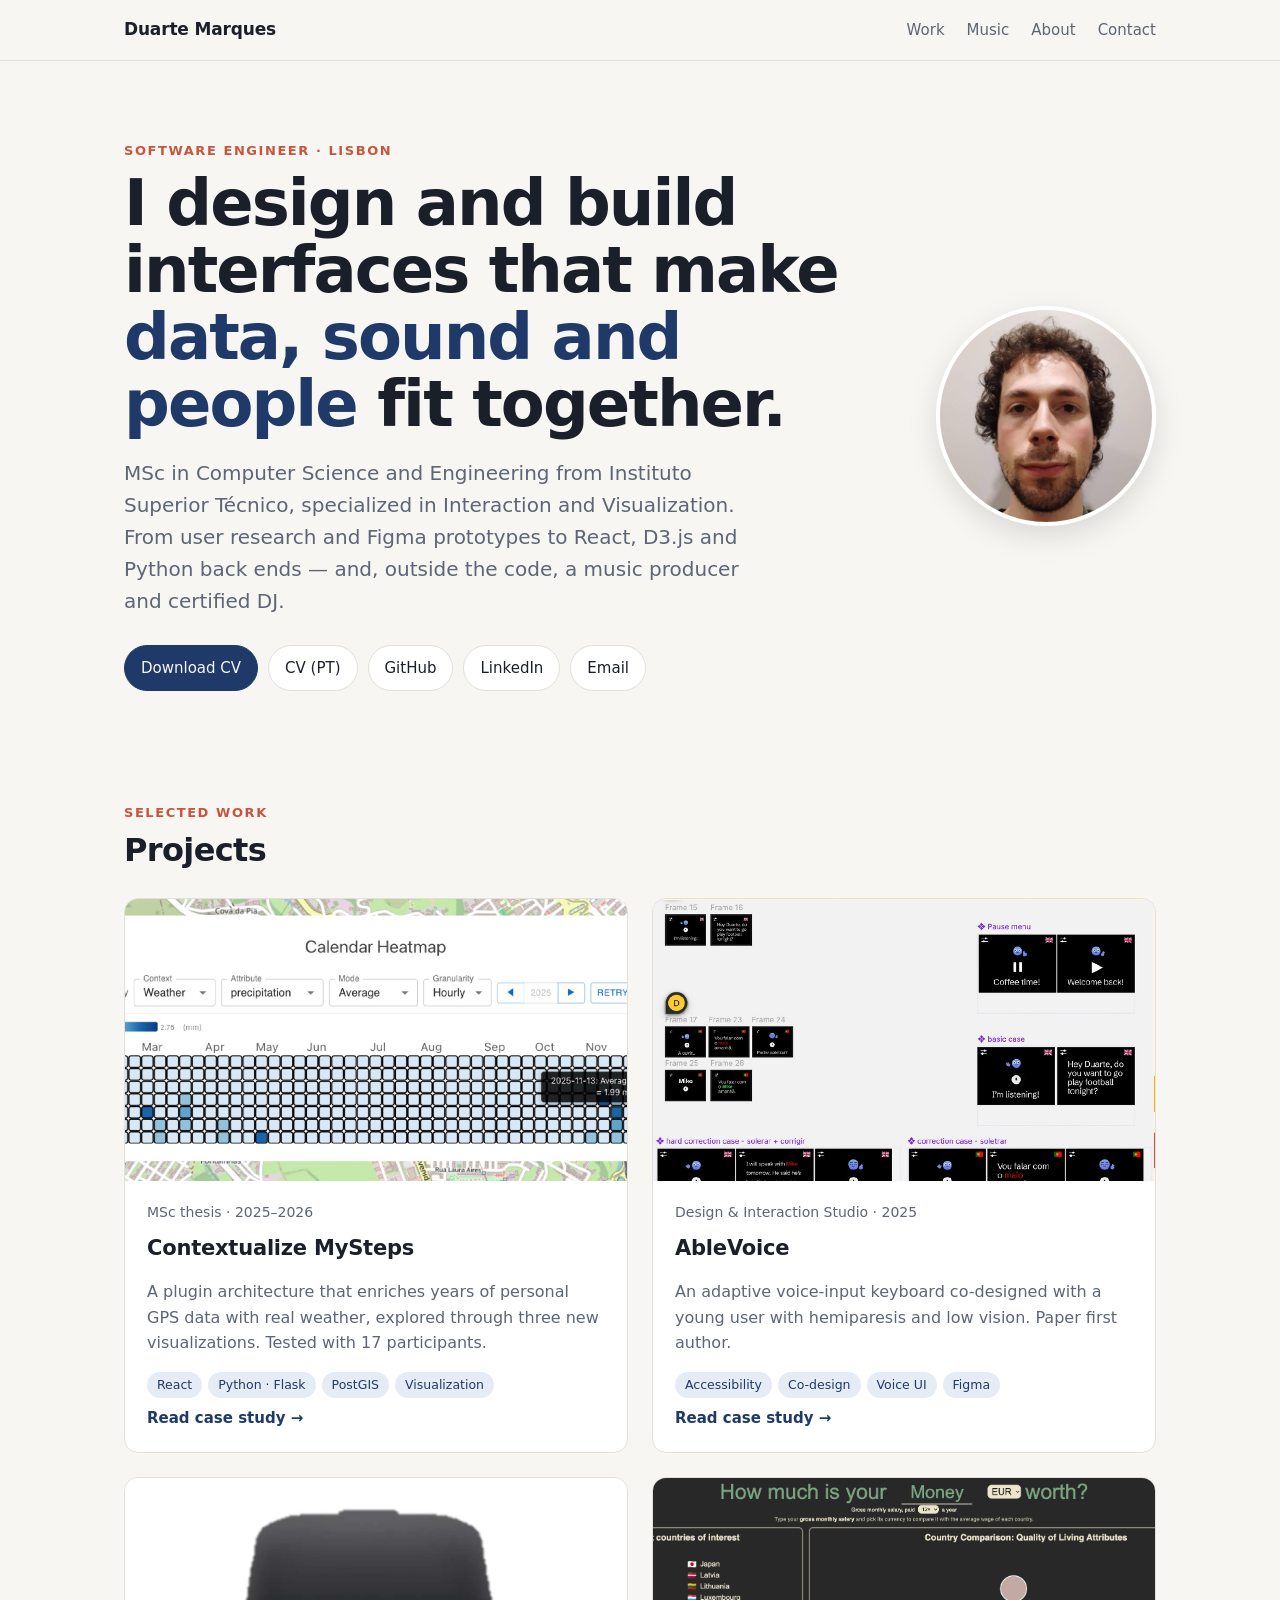
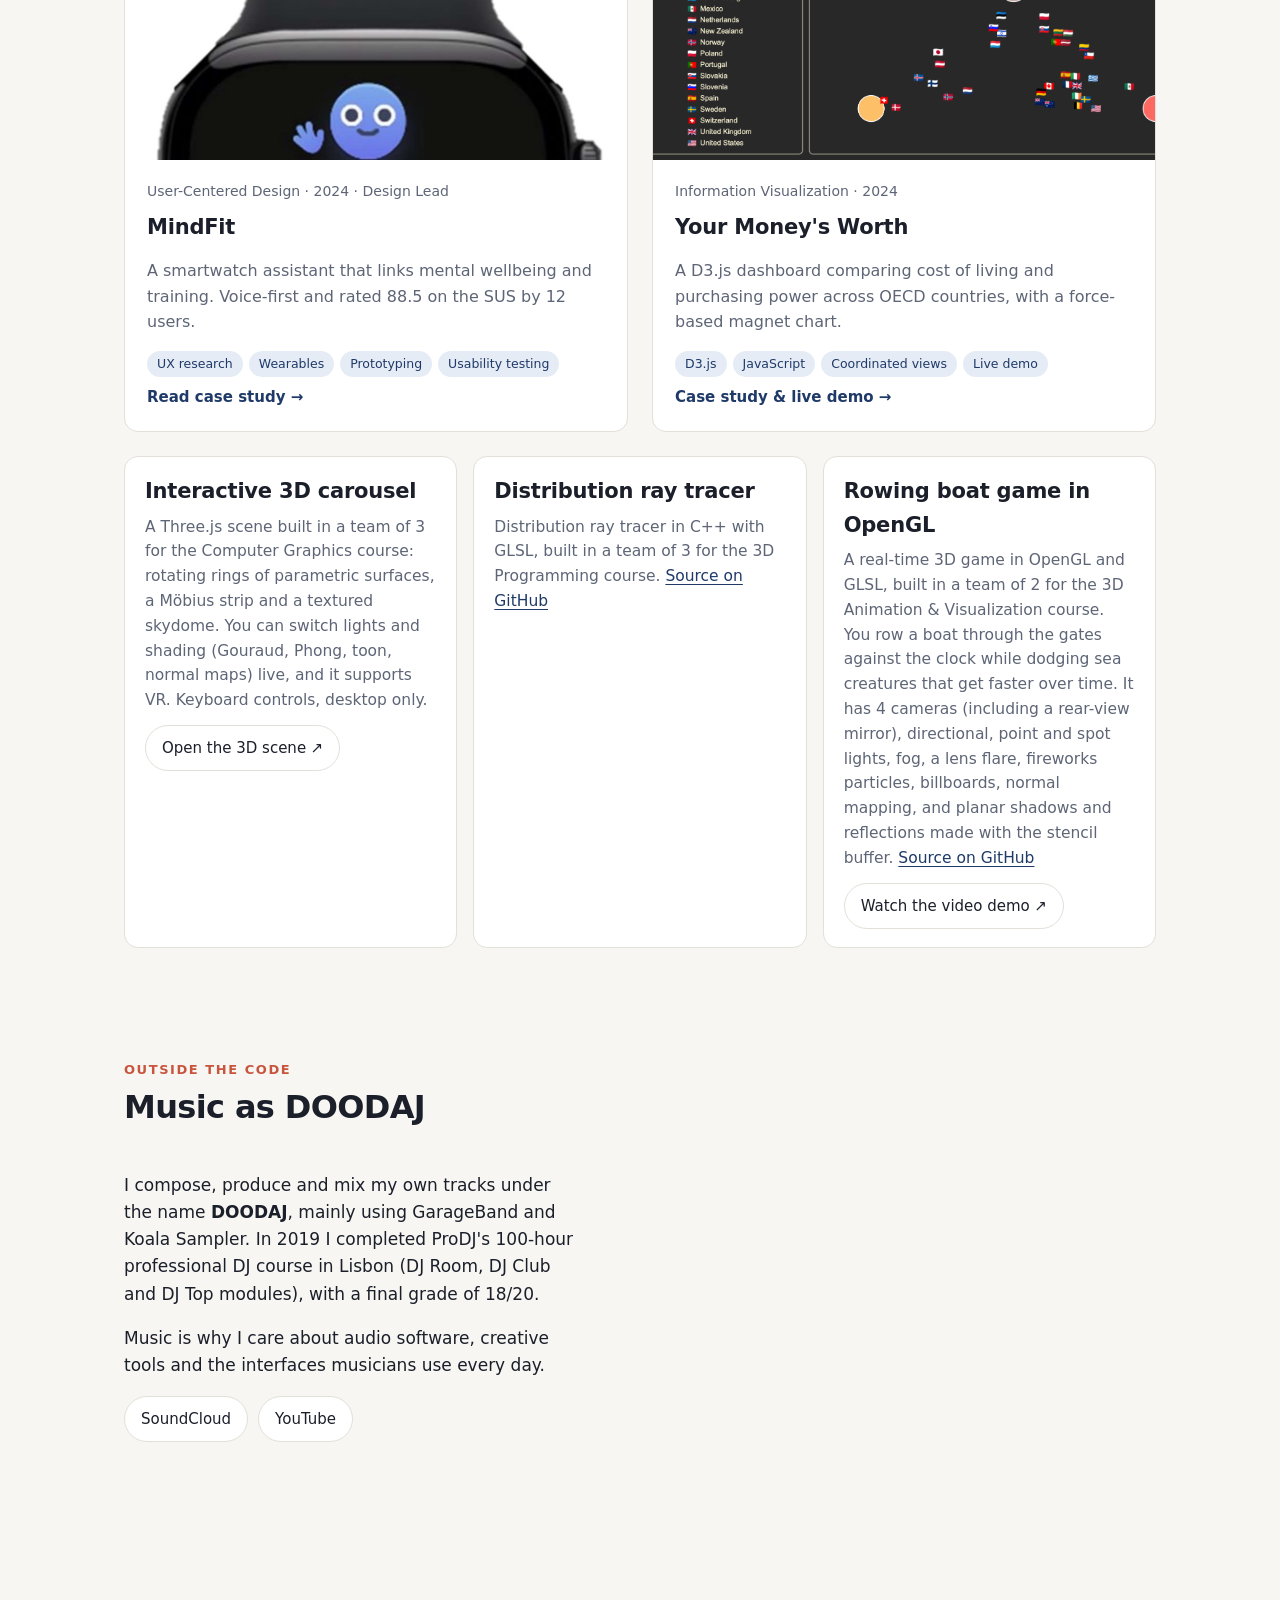
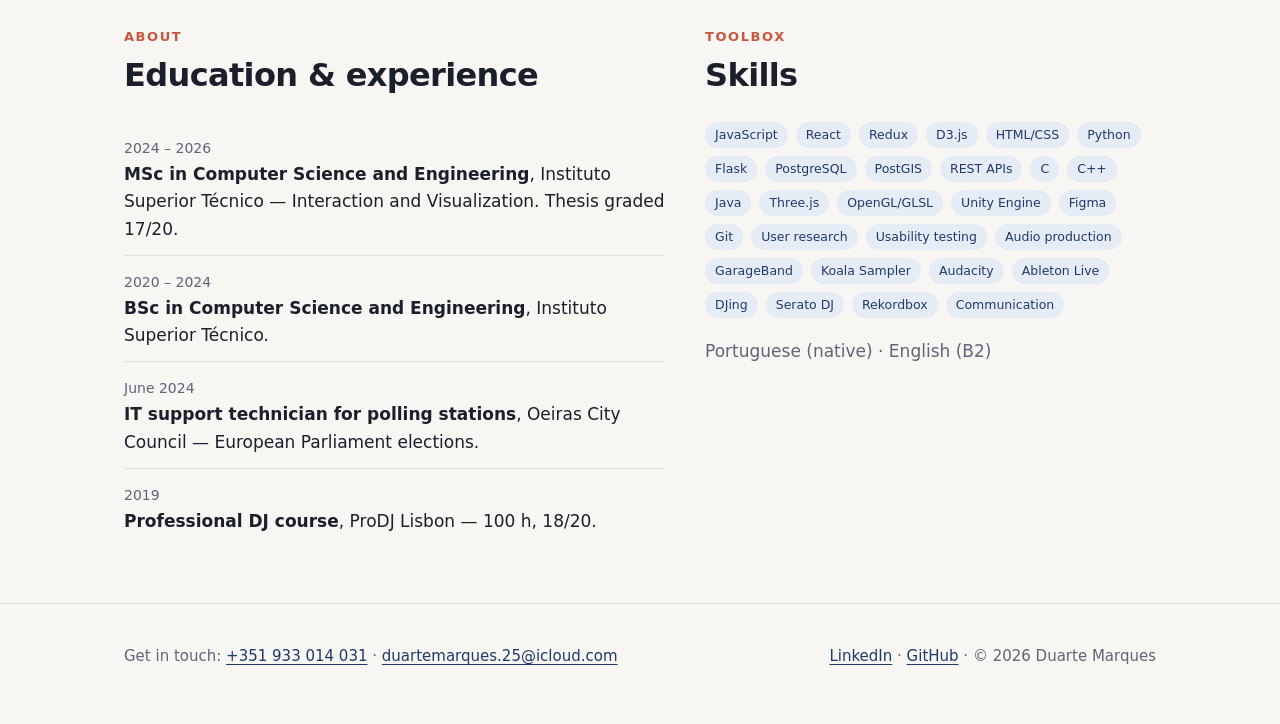
<file: index.html>
<!doctype html>
<html lang="en">
<head>
<meta charset="utf-8">
<meta name="viewport" content="width=device-width, initial-scale=1">
<title>Duarte Marques — Interaction, Data Visualization & Audio</title>
<meta name="description" content="Portfolio of Duarte Marques, software engineer (MSc, Instituto Superior Técnico) specialized in interaction design, data visualization and audio.">
<meta property="og:title" content="Duarte Marques — Portfolio">
<meta property="og:description" content="Interaction, data visualization and audio. Projects, case studies and music.">
<meta property="og:image" content="https://duartemarqs.github.io/assets/img/duarte.jpg">
<link rel="icon" href="data:image/svg+xml,<svg xmlns='http://www.w3.org/2000/svg' viewBox='0 0 64 64'><rect width='64' height='64' rx='14' fill='%231f3a68'/><text x='50%' y='56%' text-anchor='middle' dominant-baseline='middle' font-family='Arial' font-weight='700' font-size='30' fill='white'>DM</text></svg>">
<link rel="stylesheet" href="assets/style.css">
</head>
<body>

<nav class="nav" aria-label="Main">
  <div class="wrap">
    <a class="brand" href="#top">Duarte Marques</a>
    <ul>
      <li><a href="#work">Work</a></li>
      <li><a href="#music">Music</a></li>
      <li class="hide-sm"><a href="#about">About</a></li>
      <li><a href="#contact">Contact</a></li>
    </ul>
  </div>
</nav>

<header class="hero" id="top">
  <div class="wrap">
    <div>
      <p class="eyebrow">Software engineer · Lisbon</p>
      <h1>I design and build interfaces that make <span>data, sound and people</span> fit together.</h1>
      <p class="lead">MSc in Computer Science and Engineering from Instituto Superior Técnico, specialized in Interaction and Visualization. From user research and Figma prototypes to React, D3.js and Python back ends — and, outside the code, a music producer and certified DJ.</p>
      <div class="links">
        <a class="btn primary" href="cv/CV_Duarte_Marques_EN.pdf">Download CV</a>
        <a class="btn" href="cv/CV_Duarte_Marques_PT.pdf">CV (PT)</a>
        <a class="btn" href="https://github.com/duartemarqs">GitHub</a>
        <a class="btn" href="https://www.linkedin.com/in/duarte-marques-43b9701b9/">LinkedIn</a>
        <a class="btn" href="mailto:duartemarques.25@icloud.com">Email</a>
      </div>
    </div>
    <img class="photo" src="assets/img/duarte.jpg" alt="Portrait of Duarte Marques" width="220" height="220">
  </div>
</header>

<main>
<section id="work">
  <div class="wrap">
    <p class="eyebrow">Selected work</p>
    <h2>Projects</h2>
    <div class="grid">

      <a class="card" href="projects/contextualize-mysteps.html">
        <div class="thumb"><img src="assets/img/thesis-heatmap.jpg" alt="Calendar Heatmap showing a year of precipitation values" loading="lazy"></div>
        <div class="body">
          <span class="meta">MSc thesis · 2025–2026</span>
          <h3>Contextualize MySteps</h3>
          <p>A plugin architecture that enriches years of personal GPS data with real weather, explored through three new visualizations. Tested with 17 participants.</p>
          <div class="tags"><span class="tag">React</span><span class="tag">Python · Flask</span><span class="tag">PostGIS</span><span class="tag">Visualization</span></div>
          <span class="more">Read case study →</span>
        </div>
      </a>

      <a class="card" href="projects/ablevoice.html">
        <div class="thumb"><img src="assets/img/ablevoice-hifi.jpg" alt="High-fidelity AbleVoice screens with high-contrast voice dictation" loading="lazy"></div>
        <div class="body">
          <span class="meta">Design &amp; Interaction Studio · 2025</span>
          <h3>AbleVoice</h3>
          <p>An adaptive voice-input keyboard co-designed with a young user with hemiparesis and low vision. Paper first author.</p>
          <div class="tags"><span class="tag">Accessibility</span><span class="tag">Co-design</span><span class="tag">Voice UI</span><span class="tag">Figma</span></div>
          <span class="more">Read case study →</span>
        </div>
      </a>

      <a class="card" href="projects/mindfit.html">
        <div class="thumb"><img src="assets/img/mindfit-cover.jpg" alt="MindFit smartwatch screen with the Mifi assistant" loading="lazy"></div>
        <div class="body">
          <span class="meta">User-Centered Design · 2024 · Design Lead</span>
          <h3>MindFit</h3>
          <p>A smartwatch assistant that links mental wellbeing and training. Voice-first and rated 88.5 on the SUS by 12 users.</p>
          <div class="tags"><span class="tag">UX research</span><span class="tag">Wearables</span><span class="tag">Prototyping</span><span class="tag">Usability testing</span></div>
          <span class="more">Read case study →</span>
        </div>
      </a>

      <a class="card" href="projects/your-moneys-worth.html">
        <div class="thumb"><img src="assets/img/infovis-final-top.png" alt="Dashboard comparing purchasing power across OECD countries, with a country list and a magnet chart" loading="lazy"></div>
        <div class="body">
          <span class="meta">Information Visualization · 2024</span>
          <h3>Your Money's Worth</h3>
          <p>A D3.js dashboard comparing cost of living and purchasing power across OECD countries, with a force-based magnet chart.</p>
          <div class="tags"><span class="tag">D3.js</span><span class="tag">JavaScript</span><span class="tag">Coordinated views</span><span class="tag">Live demo</span></div>
          <span class="more">Case study &amp; live demo →</span>
        </div>
      </a>
    </div>

    <div class="small-list">
      <div class="item">
        <h3>Interactive 3D carousel</h3>
        <p>A Three.js scene built in a team of 3 for the Computer Graphics course: rotating rings of parametric surfaces, a Möbius strip and a textured skydome. You can switch lights and shading (Gouraud, Phong, toon, normal maps) live, and it supports VR. Keyboard controls, desktop only.</p>
        <p style="margin-top:12px"><a class="btn" href="https://web.tecnico.ulisboa.pt/duarteccmarques/TrabalhoC/" target="_blank" rel="noopener">Open the 3D scene ↗</a></p>
      </div>
      <div class="item">
        <h3>Distribution ray tracer</h3>
        <p>Distribution ray tracer in C++ with GLSL, built in a team of 3 for the 3D Programming course. <a href="https://github.com/duartemarqs/p3d_project">Source on GitHub</a></p>
      </div>
      <div class="item">
        <h3>Rowing boat game in OpenGL</h3>
        <p>A real-time 3D game in OpenGL and GLSL, built in a team of 2 for the 3D Animation &amp; Visualization course. You row a boat through the gates against the clock while dodging sea creatures that get faster over time. It has 4 cameras (including a rear-view mirror), directional, point and spot lights, fog, a lens flare, fireworks particles, billboards, normal mapping, and planar shadows and reflections made with the stencil buffer. <a href="https://github.com/duartemarqs/ProjetoAVT">Source on GitHub</a></p>
        <p style="margin-top:12px"><a class="btn" href="https://www.youtube.com/watch?v=fly1afbbJ-4" target="_blank" rel="noopener">Watch the video demo ↗</a></p>
      </div>
    </div>
  </div>
</section>

<section id="music">
  <div class="wrap">
    <p class="eyebrow">Outside the code</p>
    <h2>Music as DOODAJ</h2>
    <div class="music">
      <div>
        <p>I compose, produce and mix my own tracks under the name <strong>DOODAJ</strong>, mainly using GarageBand and Koala Sampler. In 2019 I completed ProDJ's 100-hour professional DJ course in Lisbon (DJ Room, DJ Club and DJ Top modules), with a final grade of 18/20.</p>
        <p>Music is why I care about audio software, creative tools and the interfaces musicians use every day.</p>
        <div class="links">
          <a class="btn" href="https://soundcloud.com/duarte-marques-968586290/sets">SoundCloud</a>
          <a class="btn" href="https://www.youtube.com/@doodahj">YouTube</a>
        </div>
      </div>
      <iframe title="DOODAJ on SoundCloud" height="360" scrolling="no" allow="autoplay" loading="lazy"
        src="https://w.soundcloud.com/player/?url=https%3A//soundcloud.com/duarte-marques-968586290&color=%231f3a68&auto_play=false&hide_related=true&show_comments=false&show_user=true&show_reposts=false&visual=false"></iframe>
    </div>
  </div>
</section>

<section id="about">
  <div class="wrap about">
    <div>
      <p class="eyebrow">About</p>
      <h2>Education &amp; experience</h2>
      <ul class="timeline">
        <li><span class="when">2024 – 2026</span><br><strong>MSc in Computer Science and Engineering</strong>, Instituto Superior Técnico — Interaction and Visualization. Thesis graded 17/20.</li>
        <li><span class="when">2020 – 2024</span><br><strong>BSc in Computer Science and Engineering</strong>, Instituto Superior Técnico.</li>
        <li><span class="when">June 2024</span><br><strong>IT support technician for polling stations</strong>, Oeiras City Council — European Parliament elections.</li>
        <li><span class="when">2019</span><br><strong>Professional DJ course</strong>, ProDJ Lisbon — 100 h, 18/20.</li>
      </ul>
    </div>
    <div>
      <p class="eyebrow">Toolbox</p>
      <h2>Skills</h2>
      <div class="skills">
        <span class="tag">JavaScript</span><span class="tag">React</span><span class="tag">Redux</span><span class="tag">D3.js</span><span class="tag">HTML/CSS</span>
        <span class="tag">Python</span><span class="tag">Flask</span><span class="tag">PostgreSQL</span><span class="tag">PostGIS</span><span class="tag">REST APIs</span>
        <span class="tag">C</span><span class="tag">C++</span><span class="tag">Java</span><span class="tag">Three.js</span><span class="tag">OpenGL/GLSL</span><span class="tag">Unity Engine</span>
        <span class="tag">Figma</span><span class="tag">Git</span>
        <span class="tag">User research</span><span class="tag">Usability testing</span>
        <span class="tag">Audio production</span><span class="tag">GarageBand</span><span class="tag">Koala Sampler</span><span class="tag">Audacity</span><span class="tag">Ableton Live</span>
        <span class="tag">DJing</span><span class="tag">Serato DJ</span><span class="tag">Rekordbox</span>
        <span class="tag">Communication</span>
      </div>
      <p style="color:var(--muted);margin-top:20px">Portuguese (native) · English (B2)</p>
    </div>
  </div>
</section>
</main>

<footer id="contact">
  <div class="wrap">
    <span>Get in touch: <a href="tel:+351933014031">+351 933 014 031</a> · <a href="mailto:duartemarques.25@icloud.com">duartemarques.25@icloud.com</a></span>
    <span><a href="https://www.linkedin.com/in/duarte-marques-43b9701b9/">LinkedIn</a> · <a href="https://github.com/duartemarqs">GitHub</a> · © 2026 Duarte Marques</span>
  </div>
</footer>

</body>
</html>
</file>
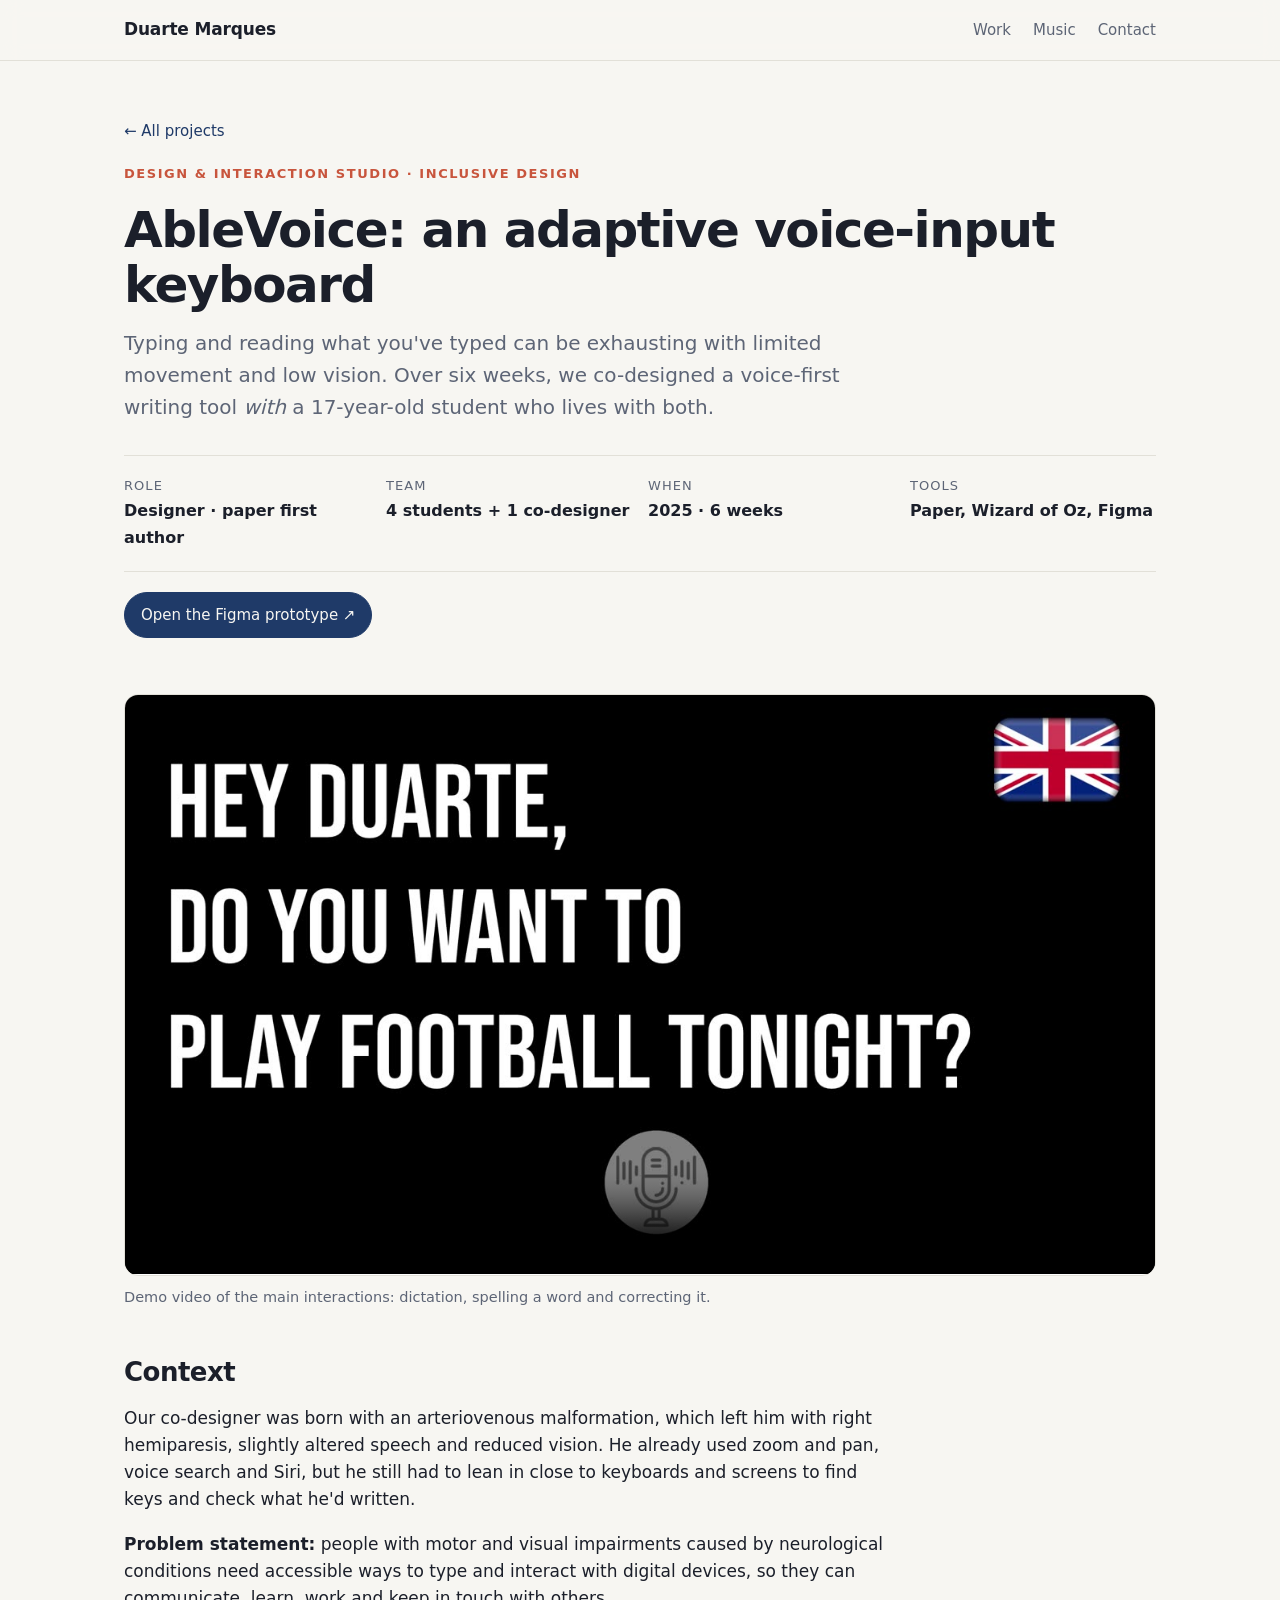
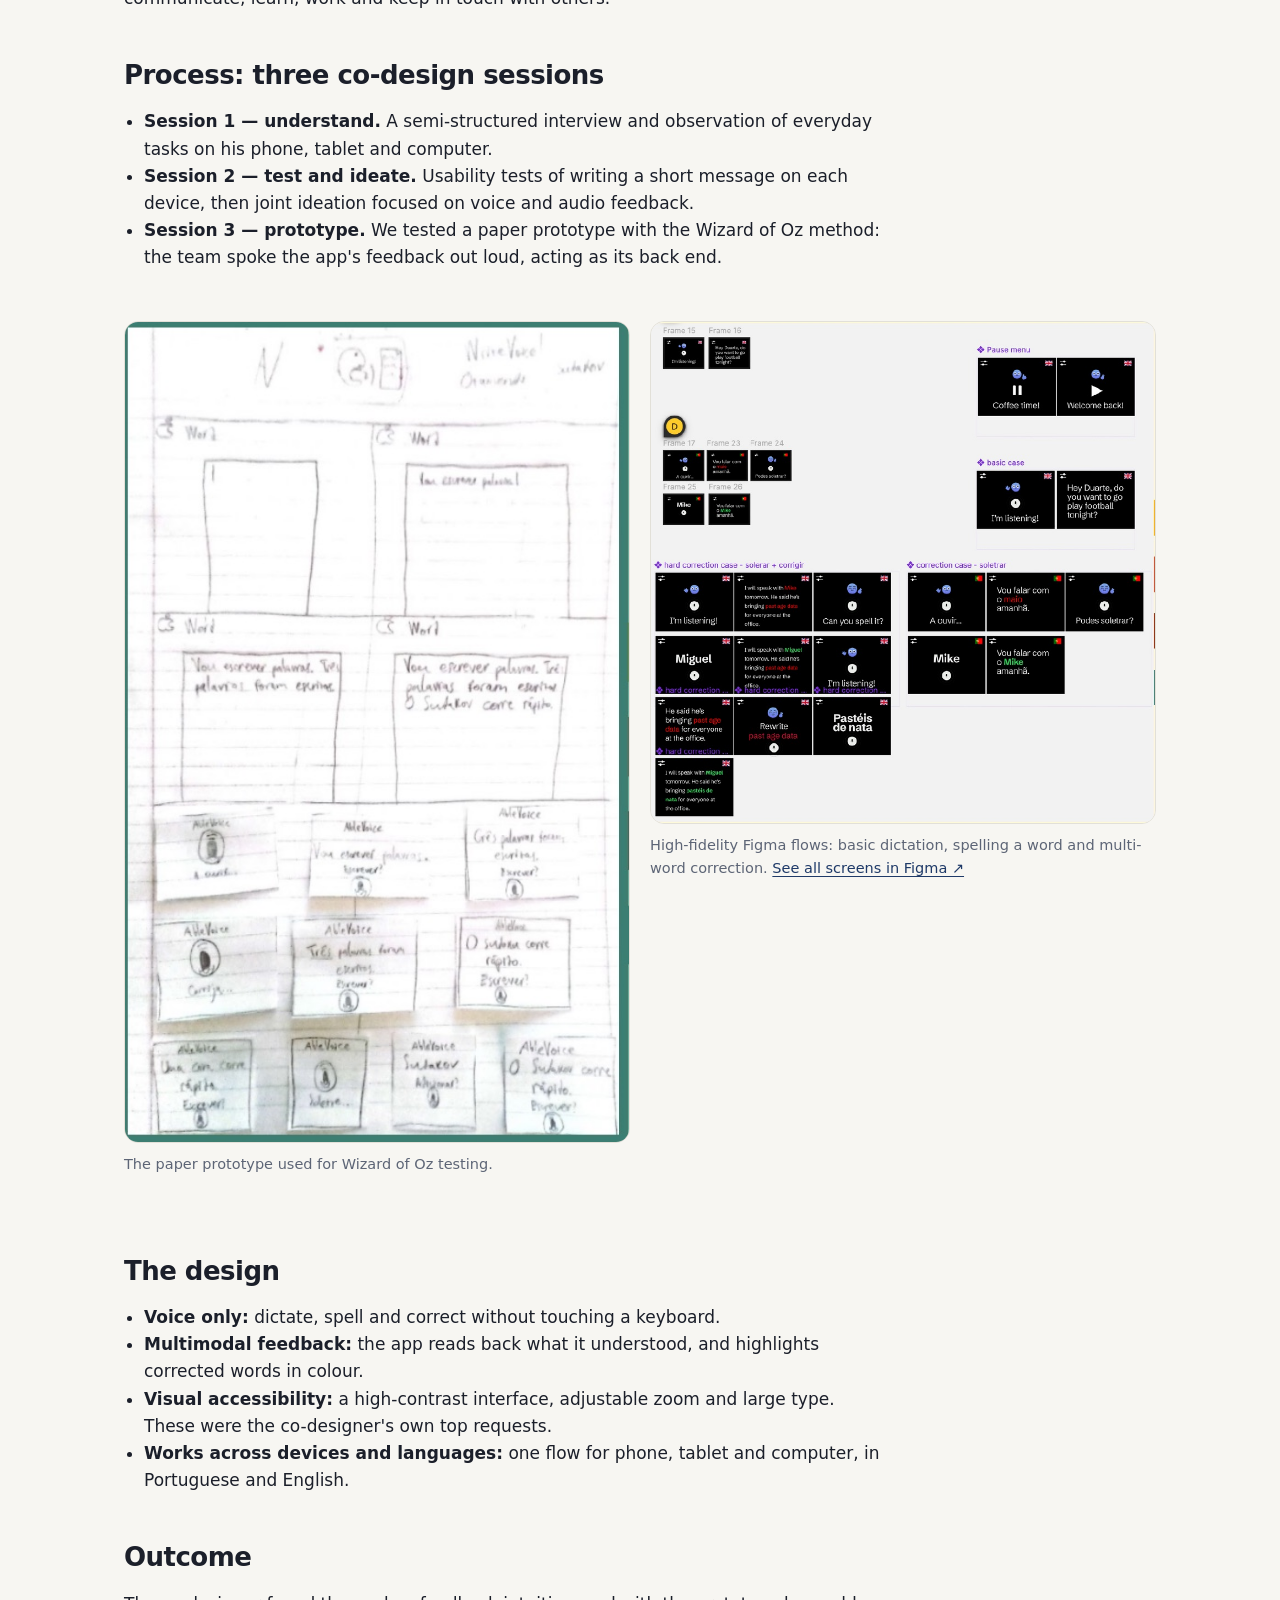
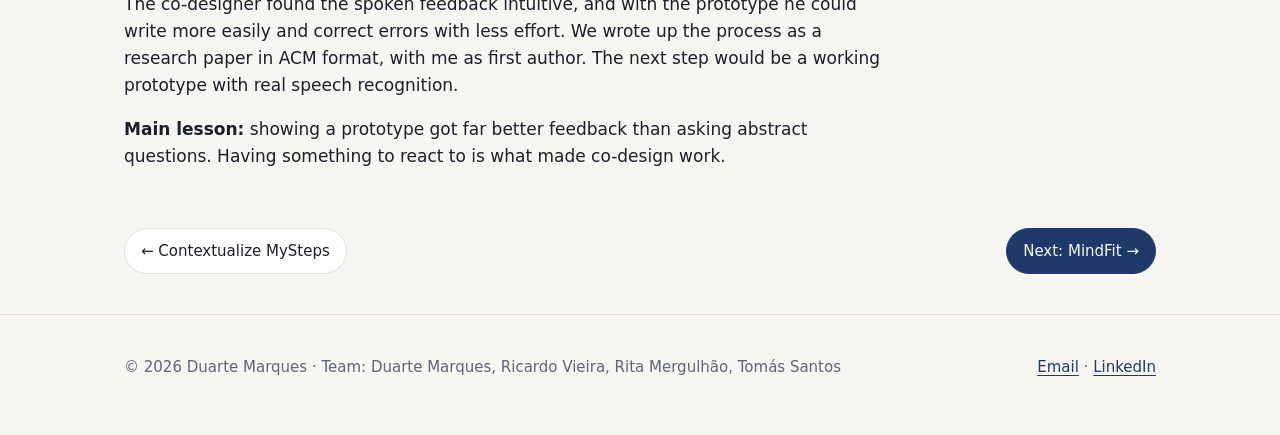
<file: projects/ablevoice.html>
<!doctype html>
<html lang="en">
<head>
<meta charset="utf-8">
<meta name="viewport" content="width=device-width, initial-scale=1">
<title>AbleVoice — Duarte Marques</title>
<meta name="description" content="AbleVoice: an adaptive voice-input keyboard co-designed with a user with motor and visual impairments.">
<link rel="stylesheet" href="../assets/style.css">
</head>
<body>
<nav class="nav" aria-label="Main"><div class="wrap"><a class="brand" href="../index.html">Duarte Marques</a><ul><li><a href="../index.html#work">Work</a></li><li><a href="../index.html#music">Music</a></li><li><a href="../index.html#contact">Contact</a></li></ul></div></nav>

<main class="wrap">
  <header class="case-hero">
    <a class="back" href="../index.html#work">← All projects</a>
    <p class="eyebrow" style="margin-top:20px">Design &amp; Interaction Studio · Inclusive design</p>
    <h1>AbleVoice: an adaptive voice-input keyboard</h1>
    <p class="lead">Typing and reading what you've typed can be exhausting with limited movement and low vision. Over six weeks, we co-designed a voice-first writing tool <em>with</em> a 17-year-old student who lives with both.</p>
    <div class="facts">
      <div><span>Role</span><strong>Designer · paper first author</strong></div>
      <div><span>Team</span><strong>4 students + 1 co-designer</strong></div>
      <div><span>When</span><strong>2025 · 6 weeks</strong></div>
      <div><span>Tools</span><strong>Paper, Wizard of Oz, Figma</strong></div>
    </div>
    <div class="links" style="margin-top:20px">
      <a class="btn primary" href="https://www.figma.com/design/SoyscEFQh1SjM0WoBhprAn/AbleVoice-High-Fidelity?node-id=1753-3638" target="_blank" rel="noopener">Open the Figma prototype ↗</a>
    </div>
  </header>

  <figure>
    <video controls preload="metadata" playsinline poster="../assets/img/ablevoice-poster.jpg">
      <source src="../assets/video/ablevoice.mp4" type="video/mp4">
    </video>
    <figcaption>Demo video of the main interactions: dictation, spelling a word and correcting it.</figcaption>
  </figure>

  <div class="prose">
    <h2>Context</h2>
    <p>Our co-designer was born with an arteriovenous malformation, which left him with right hemiparesis, slightly altered speech and reduced vision. He already used zoom and pan, voice search and Siri, but he still had to lean in close to keyboards and screens to find keys and check what he'd written.</p>
    <p><strong>Problem statement:</strong> people with motor and visual impairments caused by neurological conditions need accessible ways to type and interact with digital devices, so they can communicate, learn, work and keep in touch with others.</p>

    <h2>Process: three co-design sessions</h2>
    <ul>
      <li><strong>Session 1 — understand.</strong> A semi-structured interview and observation of everyday tasks on his phone, tablet and computer.</li>
      <li><strong>Session 2 — test and ideate.</strong> Usability tests of writing a short message on each device, then joint ideation focused on voice and audio feedback.</li>
      <li><strong>Session 3 — prototype.</strong> We tested a paper prototype with the Wizard of Oz method: the team spoke the app's feedback out loud, acting as its back end.</li>
    </ul>
  </div>

  <div class="figs">
    <figure>
      <img src="../assets/img/ablevoice-lofi.jpg" alt="Hand-drawn paper prototype screens of AbleVoice">
      <figcaption>The paper prototype used for Wizard of Oz testing.</figcaption>
    </figure>
    <figure>
      <img src="../assets/img/ablevoice-hifi.jpg" alt="High-fidelity Figma screens: listening state, correction flows and pause menu">
      <figcaption>High-fidelity Figma flows: basic dictation, spelling a word and multi-word correction. <a href="https://www.figma.com/design/SoyscEFQh1SjM0WoBhprAn/AbleVoice-High-Fidelity?node-id=1753-3638" target="_blank" rel="noopener">See all screens in Figma ↗</a></figcaption>
    </figure>
  </div>

  <div class="prose">
    <h2>The design</h2>
    <ul>
      <li><strong>Voice only:</strong> dictate, spell and correct without touching a keyboard.</li>
      <li><strong>Multimodal feedback:</strong> the app reads back what it understood, and highlights corrected words in colour.</li>
      <li><strong>Visual accessibility:</strong> a high-contrast interface, adjustable zoom and large type. These were the co-designer's own top requests.</li>
      <li><strong>Works across devices and languages:</strong> one flow for phone, tablet and computer, in Portuguese and English.</li>
    </ul>

    <h2>Outcome</h2>
    <p>The co-designer found the spoken feedback intuitive, and with the prototype he could write more easily and correct errors with less effort. We wrote up the process as a research paper in ACM format, with me as first author. The next step would be a working prototype with real speech recognition.</p>
    <p><strong>Main lesson:</strong> showing a prototype got far better feedback than asking abstract questions. Having something to react to is what made co-design work.</p>
  </div>

  <div class="next">
    <a class="btn" href="contextualize-mysteps.html">← Contextualize MySteps</a>
    <a class="btn primary" href="mindfit.html">Next: MindFit →</a>
  </div>
</main>

<footer><div class="wrap"><span>© 2026 Duarte Marques · Team: Duarte Marques, Ricardo Vieira, Rita Mergulhão, Tomás Santos</span><span><a href="mailto:duartemarques.25@icloud.com">Email</a> · <a href="https://www.linkedin.com/in/duarte-marques-43b9701b9/">LinkedIn</a></span></div></footer>
</body>
</html>
</file>
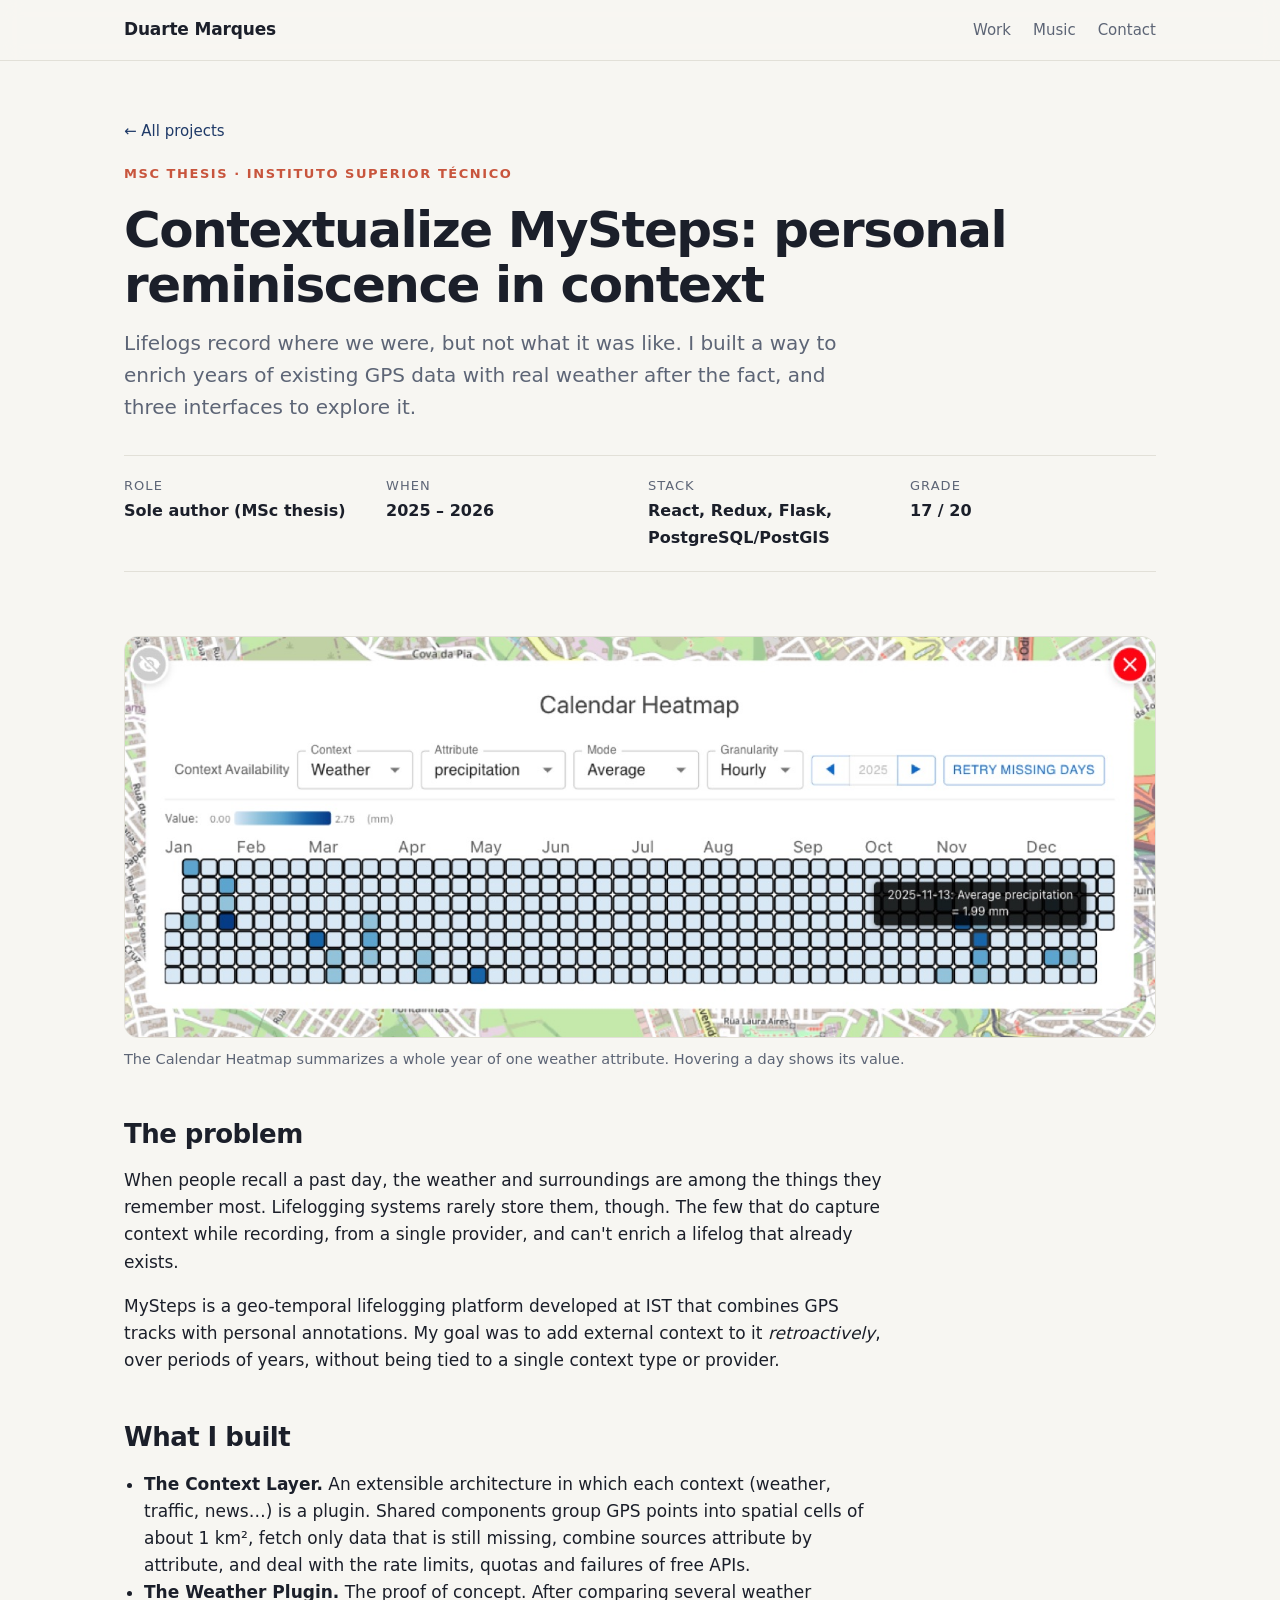
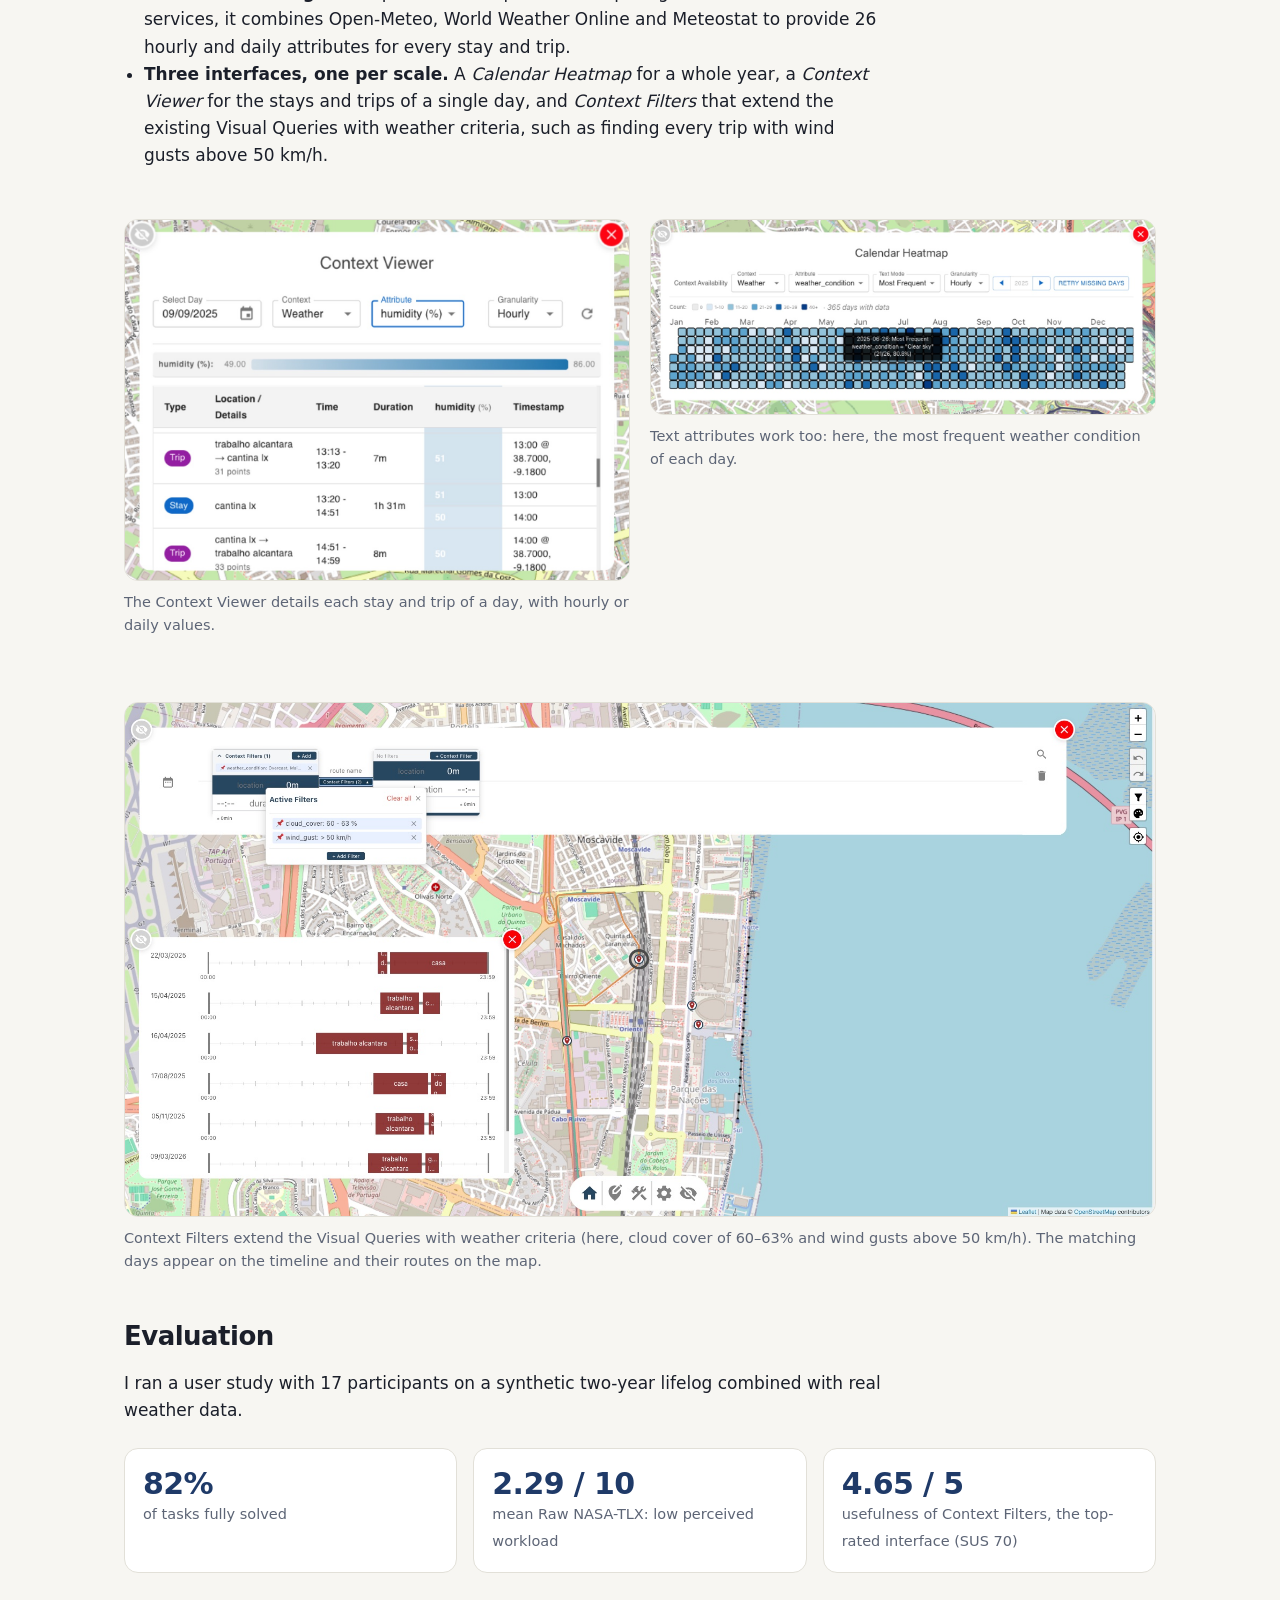
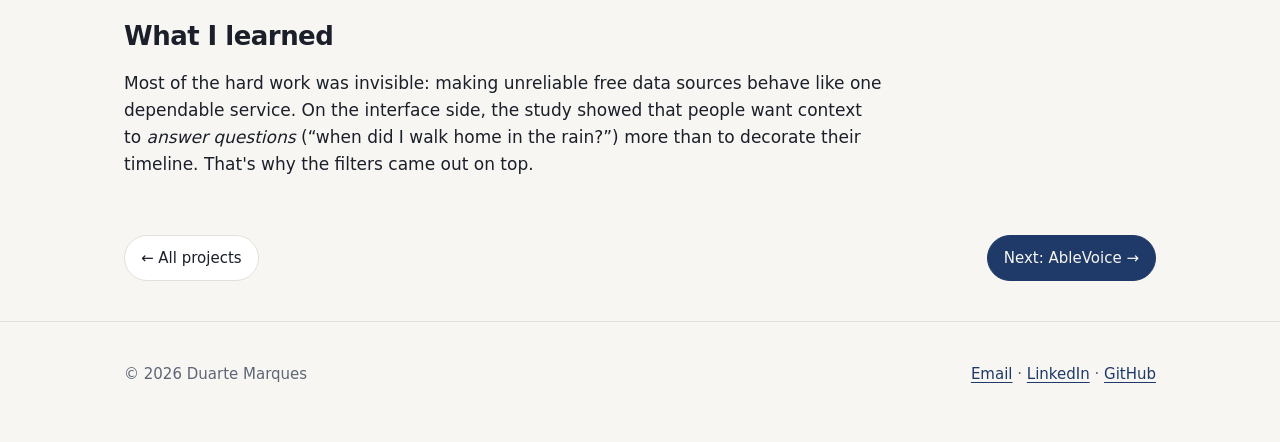
<file: projects/contextualize-mysteps.html>
<!doctype html>
<html lang="en">
<head>
<meta charset="utf-8">
<meta name="viewport" content="width=device-width, initial-scale=1">
<title>Contextualize MySteps — Duarte Marques</title>
<meta name="description" content="MSc thesis: enriching a lifelogging platform with external context, retroactively, through a plugin architecture and three visualizations.">
<link rel="stylesheet" href="../assets/style.css">
</head>
<body>
<nav class="nav" aria-label="Main"><div class="wrap"><a class="brand" href="../index.html">Duarte Marques</a><ul><li><a href="../index.html#work">Work</a></li><li><a href="../index.html#music">Music</a></li><li><a href="../index.html#contact">Contact</a></li></ul></div></nav>

<main class="wrap">
  <header class="case-hero">
    <a class="back" href="../index.html#work">← All projects</a>
    <p class="eyebrow" style="margin-top:20px">MSc thesis · Instituto Superior Técnico</p>
    <h1>Contextualize MySteps: personal reminiscence in context</h1>
    <p class="lead">Lifelogs record where we were, but not what it was like. I built a way to enrich years of existing GPS data with real weather after the fact, and three interfaces to explore it.</p>
    <div class="facts">
      <div><span>Role</span><strong>Sole author (MSc thesis)</strong></div>
      <div><span>When</span><strong>2025 – 2026</strong></div>
      <div><span>Stack</span><strong>React, Redux, Flask, PostgreSQL/PostGIS</strong></div>
      <div><span>Grade</span><strong>17 / 20</strong></div>
    </div>
  </header>

  <figure>
    <img src="../assets/img/thesis-heatmap.jpg" alt="Calendar Heatmap with a full year of daily precipitation values and a tooltip on one day">
    <figcaption>The Calendar Heatmap summarizes a whole year of one weather attribute. Hovering a day shows its value.</figcaption>
  </figure>

  <div class="prose">
    <h2>The problem</h2>
    <p>When people recall a past day, the weather and surroundings are among the things they remember most. Lifelogging systems rarely store them, though. The few that do capture context while recording, from a single provider, and can't enrich a lifelog that already exists.</p>
    <p>MySteps is a geo-temporal lifelogging platform developed at IST that combines GPS tracks with personal annotations. My goal was to add external context to it <em>retroactively</em>, over periods of years, without being tied to a single context type or provider.</p>

    <h2>What I built</h2>
    <ul>
      <li><strong>The Context Layer.</strong> An extensible architecture in which each context (weather, traffic, news…) is a plugin. Shared components group GPS points into spatial cells of about 1 km², fetch only data that is still missing, combine sources attribute by attribute, and deal with the rate limits, quotas and failures of free APIs.</li>
      <li><strong>The Weather Plugin.</strong> The proof of concept. After comparing several weather services, it combines Open-Meteo, World Weather Online and Meteostat to provide 26 hourly and daily attributes for every stay and trip.</li>
      <li><strong>Three interfaces, one per scale.</strong> A <em>Calendar Heatmap</em> for a whole year, a <em>Context Viewer</em> for the stays and trips of a single day, and <em>Context Filters</em> that extend the existing Visual Queries with weather criteria, such as finding every trip with wind gusts above 50 km/h.</li>
    </ul>
  </div>

  <div class="figs">
    <figure>
      <img src="../assets/img/thesis-viewer.jpg" alt="Context Viewer table with hourly humidity for each stay and trip of a day">
      <figcaption>The Context Viewer details each stay and trip of a day, with hourly or daily values.</figcaption>
    </figure>
    <figure>
      <img src="../assets/img/thesis-tooltips.jpg" alt="Calendar Heatmap showing the most frequent weather condition per day">
      <figcaption>Text attributes work too: here, the most frequent weather condition of each day.</figcaption>
    </figure>
  </div>

  <figure>
    <img src="../assets/img/thesis-context-filters.jpg" width="1920" height="957" alt="Visual Query on the MySteps map with Context Filters for weather condition, cloud cover between 60 and 63% and wind gusts above 50 km/h, and the matching days listed on a timeline below" loading="lazy">
    <figcaption>Context Filters extend the Visual Queries with weather criteria (here, cloud cover of 60–63% and wind gusts above 50 km/h). The matching days appear on the timeline and their routes on the map.</figcaption>
  </figure>

  <div class="prose">
    <h2>Evaluation</h2>
    <p>I ran a user study with 17 participants on a synthetic two-year lifelog combined with real weather data.</p>
  </div>
  <div class="stats">
    <div class="stat"><b>82%</b><span>of tasks fully solved</span></div>
    <div class="stat"><b>2.29 / 10</b><span>mean Raw NASA-TLX: low perceived workload</span></div>
    <div class="stat"><b>4.65 / 5</b><span>usefulness of Context Filters, the top-rated interface (SUS 70)</span></div>
  </div>

  <div class="prose">
    <h2>What I learned</h2>
    <p>Most of the hard work was invisible: making unreliable free data sources behave like one dependable service. On the interface side, the study showed that people want context to <em>answer questions</em> (“when did I walk home in the rain?”) more than to decorate their timeline. That's why the filters came out on top.</p>
  </div>

  <div class="next">
    <a class="btn" href="../index.html#work">← All projects</a>
    <a class="btn primary" href="ablevoice.html">Next: AbleVoice →</a>
  </div>
</main>

<footer><div class="wrap"><span>© 2026 Duarte Marques</span><span><a href="mailto:duartemarques.25@icloud.com">Email</a> · <a href="https://www.linkedin.com/in/duarte-marques-43b9701b9/">LinkedIn</a> · <a href="https://github.com/duartemarqs">GitHub</a></span></div></footer>
</body>
</html>
</file>
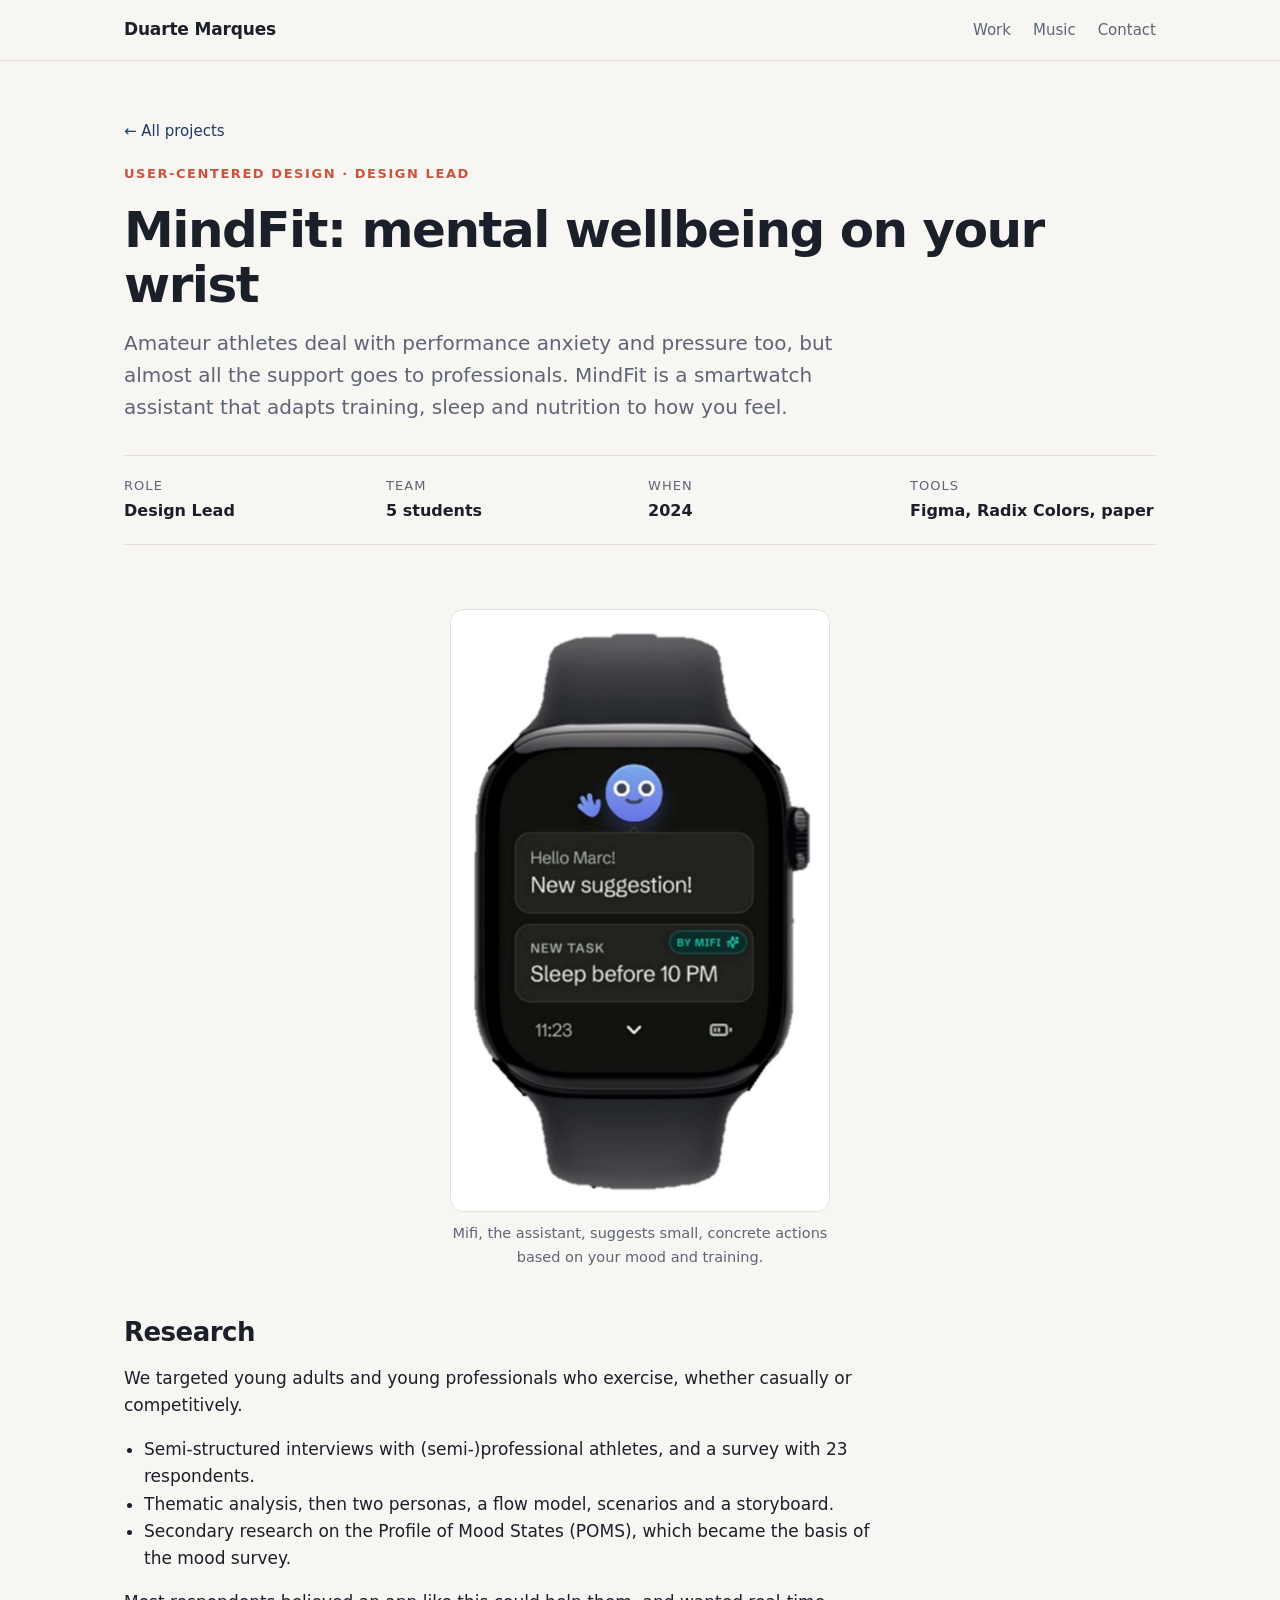
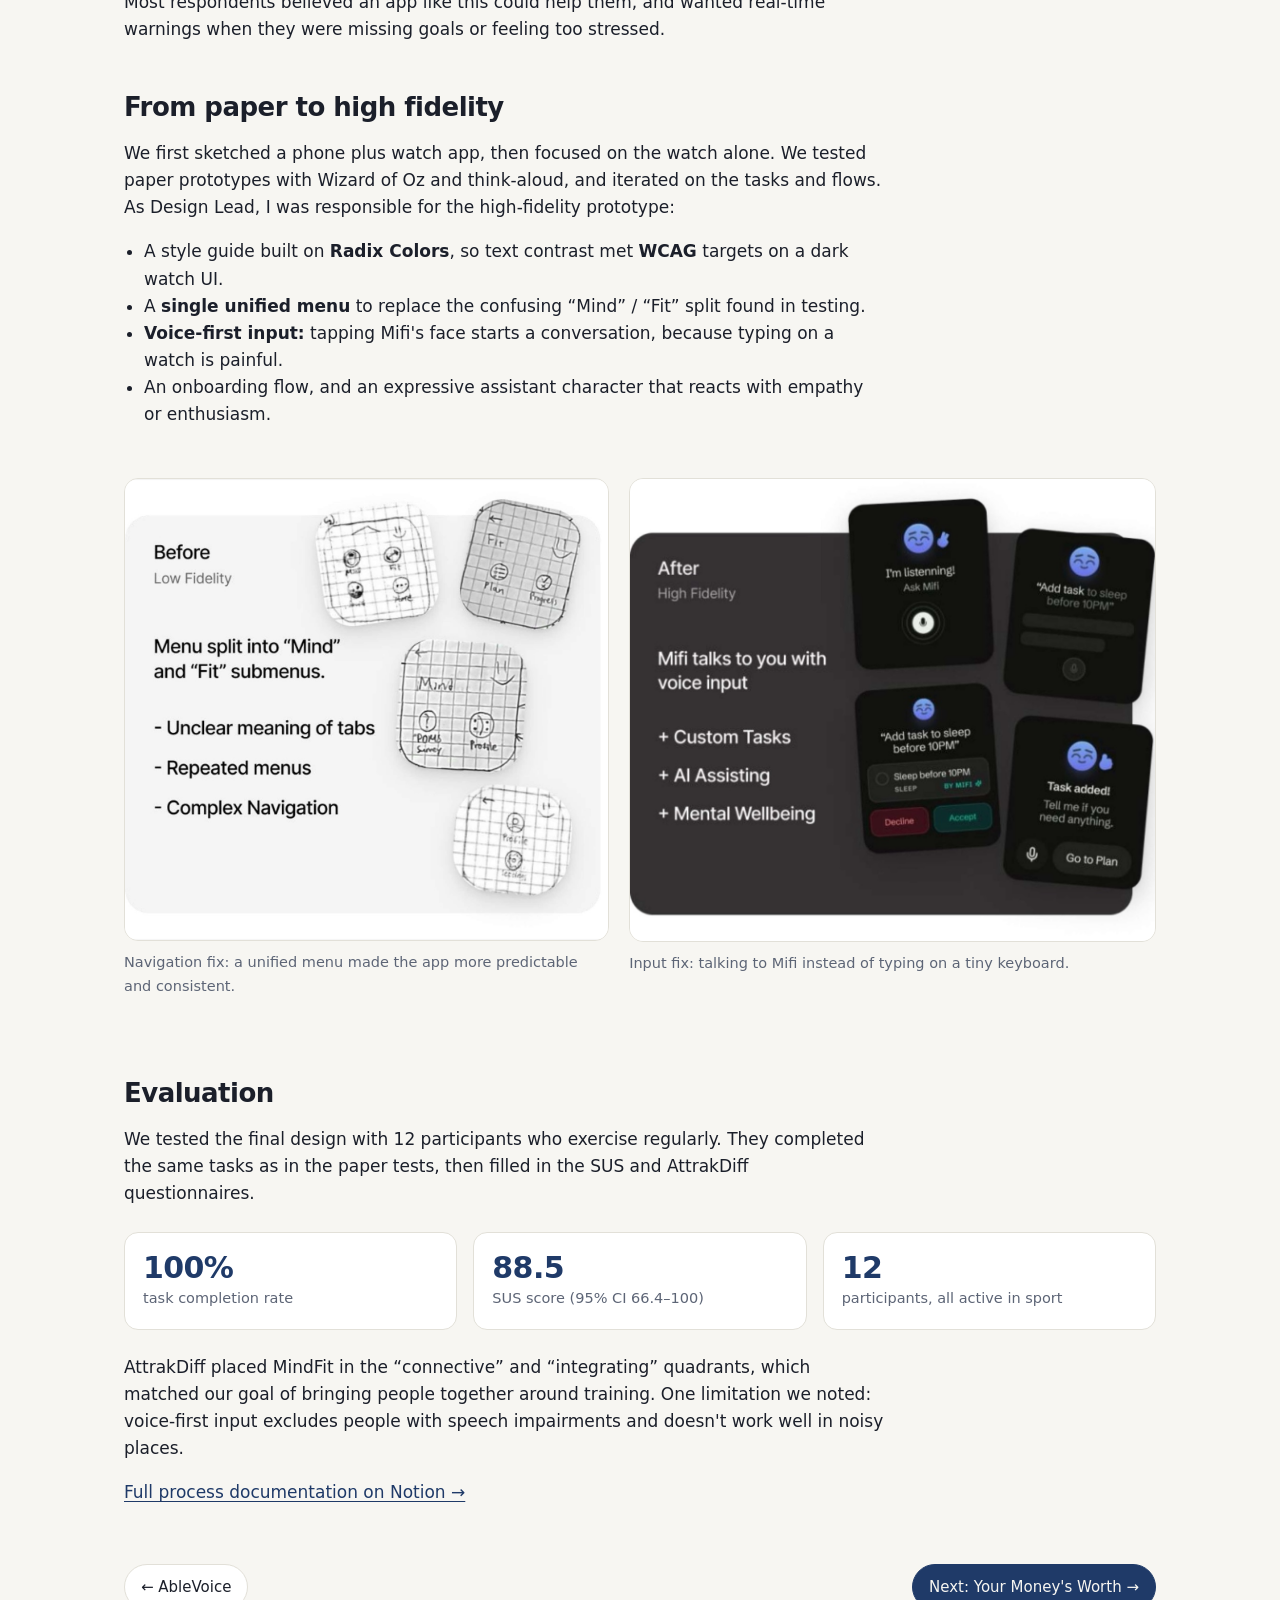
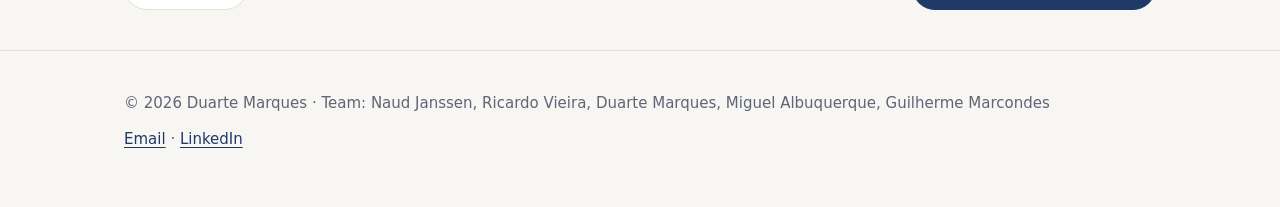
<file: projects/mindfit.html>
<!doctype html>
<html lang="en">
<head>
<meta charset="utf-8">
<meta name="viewport" content="width=device-width, initial-scale=1">
<title>MindFit — Duarte Marques</title>
<meta name="description" content="MindFit: a smartwatch assistant combining mental wellbeing and physical activity, designed with user-centered methods.">
<link rel="stylesheet" href="../assets/style.css">
</head>
<body>
<nav class="nav" aria-label="Main"><div class="wrap"><a class="brand" href="../index.html">Duarte Marques</a><ul><li><a href="../index.html#work">Work</a></li><li><a href="../index.html#music">Music</a></li><li><a href="../index.html#contact">Contact</a></li></ul></div></nav>

<main class="wrap">
  <header class="case-hero">
    <a class="back" href="../index.html#work">← All projects</a>
    <p class="eyebrow" style="margin-top:20px">User-Centered Design · Design Lead</p>
    <h1>MindFit: mental wellbeing on your wrist</h1>
    <p class="lead">Amateur athletes deal with performance anxiety and pressure too, but almost all the support goes to professionals. MindFit is a smartwatch assistant that adapts training, sleep and nutrition to how you feel.</p>
    <div class="facts">
      <div><span>Role</span><strong>Design Lead</strong></div>
      <div><span>Team</span><strong>5 students</strong></div>
      <div><span>When</span><strong>2024</strong></div>
      <div><span>Tools</span><strong>Figma, Radix Colors, paper</strong></div>
    </div>
  </header>

  <figure class="narrow">
    <img src="../assets/img/mindfit-cover.jpg" alt="Smartwatch showing the Mifi assistant suggesting to sleep before 10 PM">
    <figcaption>Mifi, the assistant, suggests small, concrete actions based on your mood and training.</figcaption>
  </figure>

  <div class="prose">
    <h2>Research</h2>
    <p>We targeted young adults and young professionals who exercise, whether casually or competitively.</p>
    <ul>
      <li>Semi-structured interviews with (semi-)professional athletes, and a survey with 23 respondents.</li>
      <li>Thematic analysis, then two personas, a flow model, scenarios and a storyboard.</li>
      <li>Secondary research on the Profile of Mood States (POMS), which became the basis of the mood survey.</li>
    </ul>
    <p>Most respondents believed an app like this could help them, and wanted real-time warnings when they were missing goals or feeling too stressed.</p>

    <h2>From paper to high fidelity</h2>
    <p>We first sketched a phone plus watch app, then focused on the watch alone. We tested paper prototypes with Wizard of Oz and think-aloud, and iterated on the tasks and flows. As Design Lead, I was responsible for the high-fidelity prototype:</p>
    <ul>
      <li>A style guide built on <strong>Radix Colors</strong>, so text contrast met <strong>WCAG</strong> targets on a dark watch UI.</li>
      <li>A <strong>single unified menu</strong> to replace the confusing “Mind” / “Fit” split found in testing.</li>
      <li><strong>Voice-first input:</strong> tapping Mifi's face starts a conversation, because typing on a watch is painful.</li>
      <li>An onboarding flow, and an expressive assistant character that reacts with empathy or enthusiasm.</li>
    </ul>
  </div>

  <!-- column widths are proportional to each image's aspect ratio (1200/1147 and 1103/971) so both render at the same height -->
  <div class="figs same-height">
    <figure>
      <img src="../assets/img/mindfit-menu.jpg" alt="Before and after: split menus in the paper prototype versus a unified menu in high fidelity">
      <figcaption>Navigation fix: a unified menu made the app more predictable and consistent.</figcaption>
    </figure>
    <figure>
      <img src="../assets/img/mindfit-voice.jpg" alt="Voice input flow: Mifi listening and adding a task">
      <figcaption>Input fix: talking to Mifi instead of typing on a tiny keyboard.</figcaption>
    </figure>
  </div>

  <div class="prose">
    <h2>Evaluation</h2>
    <p>We tested the final design with 12 participants who exercise regularly. They completed the same tasks as in the paper tests, then filled in the SUS and AttrakDiff questionnaires.</p>
  </div>
  <div class="stats">
    <div class="stat"><b>100%</b><span>task completion rate</span></div>
    <div class="stat"><b>88.5</b><span>SUS score (95% CI 66.4–100)</span></div>
    <div class="stat"><b>12</b><span>participants, all active in sport</span></div>
  </div>
  <div class="prose">
    <p>AttrakDiff placed MindFit in the “connective” and “integrating” quadrants, which matched our goal of bringing people together around training. One limitation we noted: voice-first input excludes people with speech impairments and doesn't work well in noisy places.</p>
    <p><a href="https://fossil-iodine-551.notion.site/MindFit-14403d7d22a880a7a8f7df01b3f1c6b0">Full process documentation on Notion →</a></p>
  </div>

  <div class="next">
    <a class="btn" href="ablevoice.html">← AbleVoice</a>
    <a class="btn primary" href="your-moneys-worth.html">Next: Your Money's Worth →</a>
  </div>
</main>

<footer><div class="wrap"><span>© 2026 Duarte Marques · Team: Naud Janssen, Ricardo Vieira, Duarte Marques, Miguel Albuquerque, Guilherme Marcondes</span><span><a href="mailto:duartemarques.25@icloud.com">Email</a> · <a href="https://www.linkedin.com/in/duarte-marques-43b9701b9/">LinkedIn</a></span></div></footer>
</body>
</html>
</file>
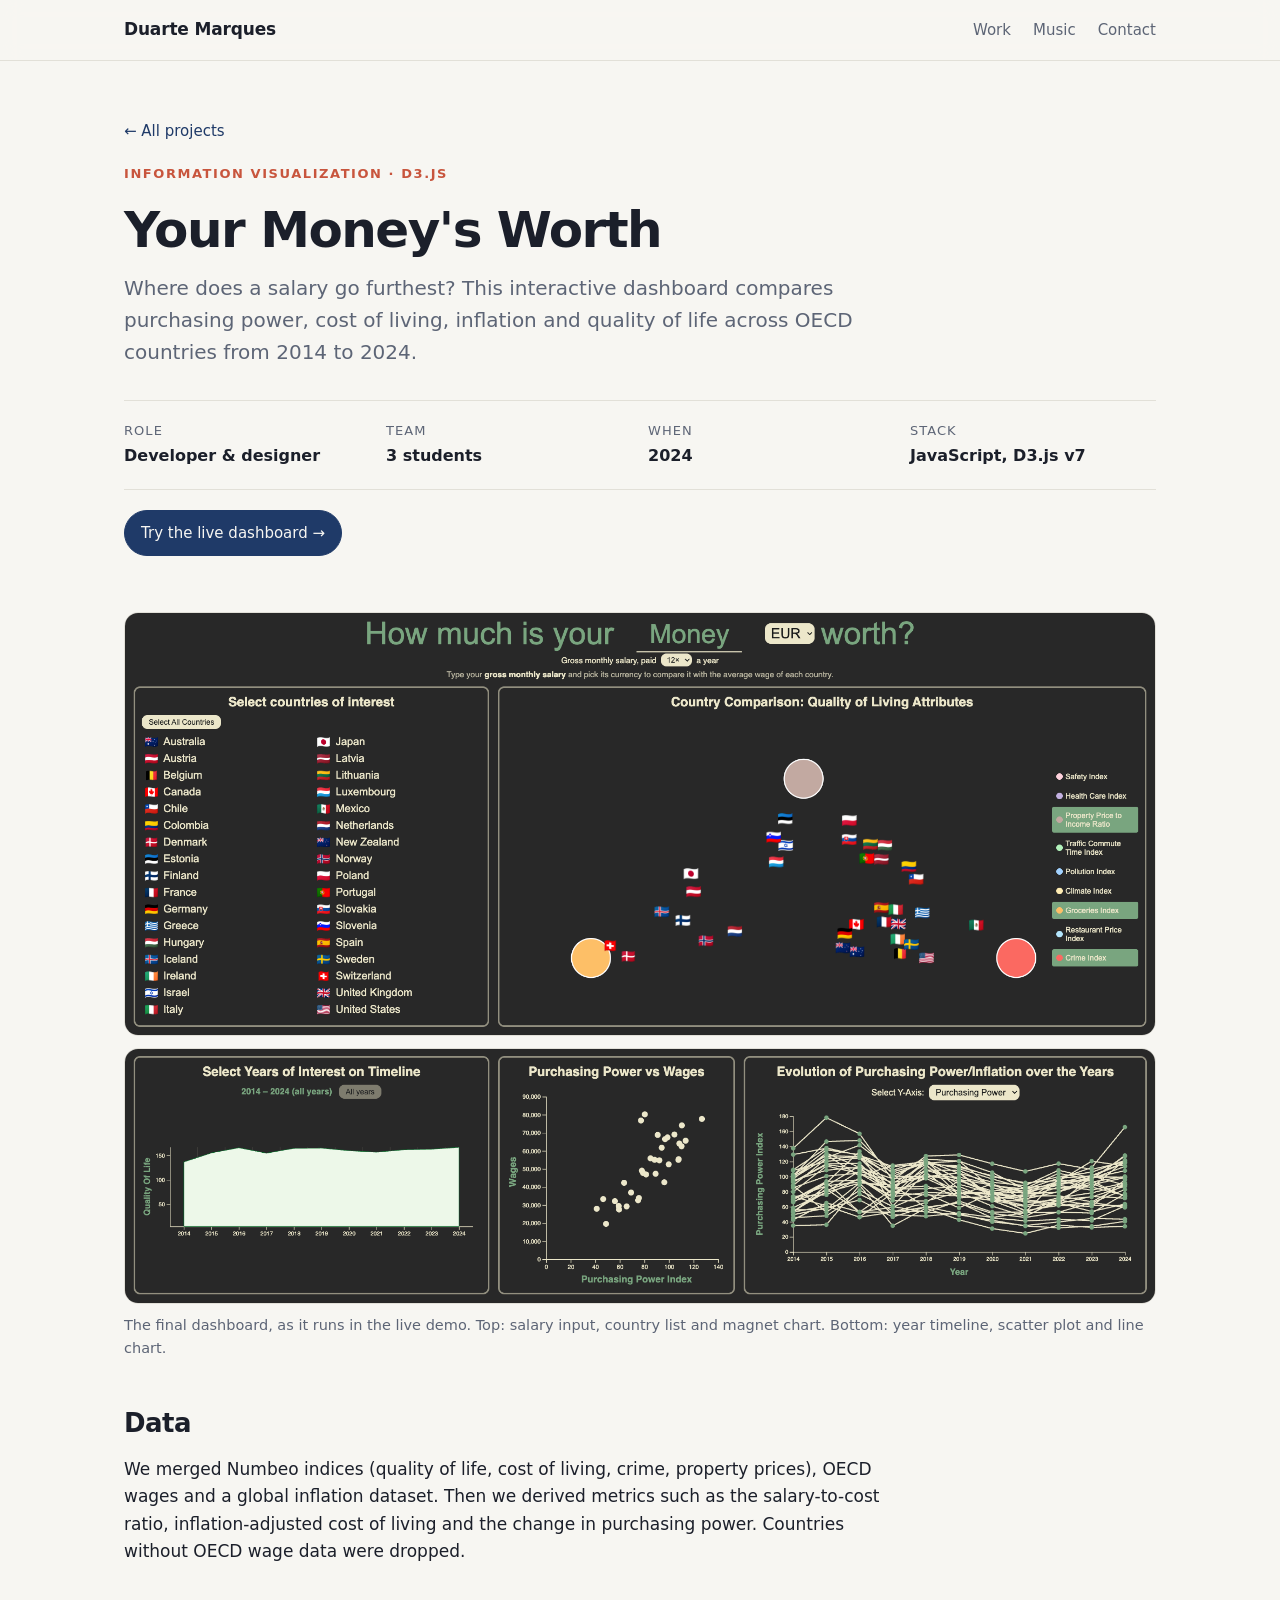
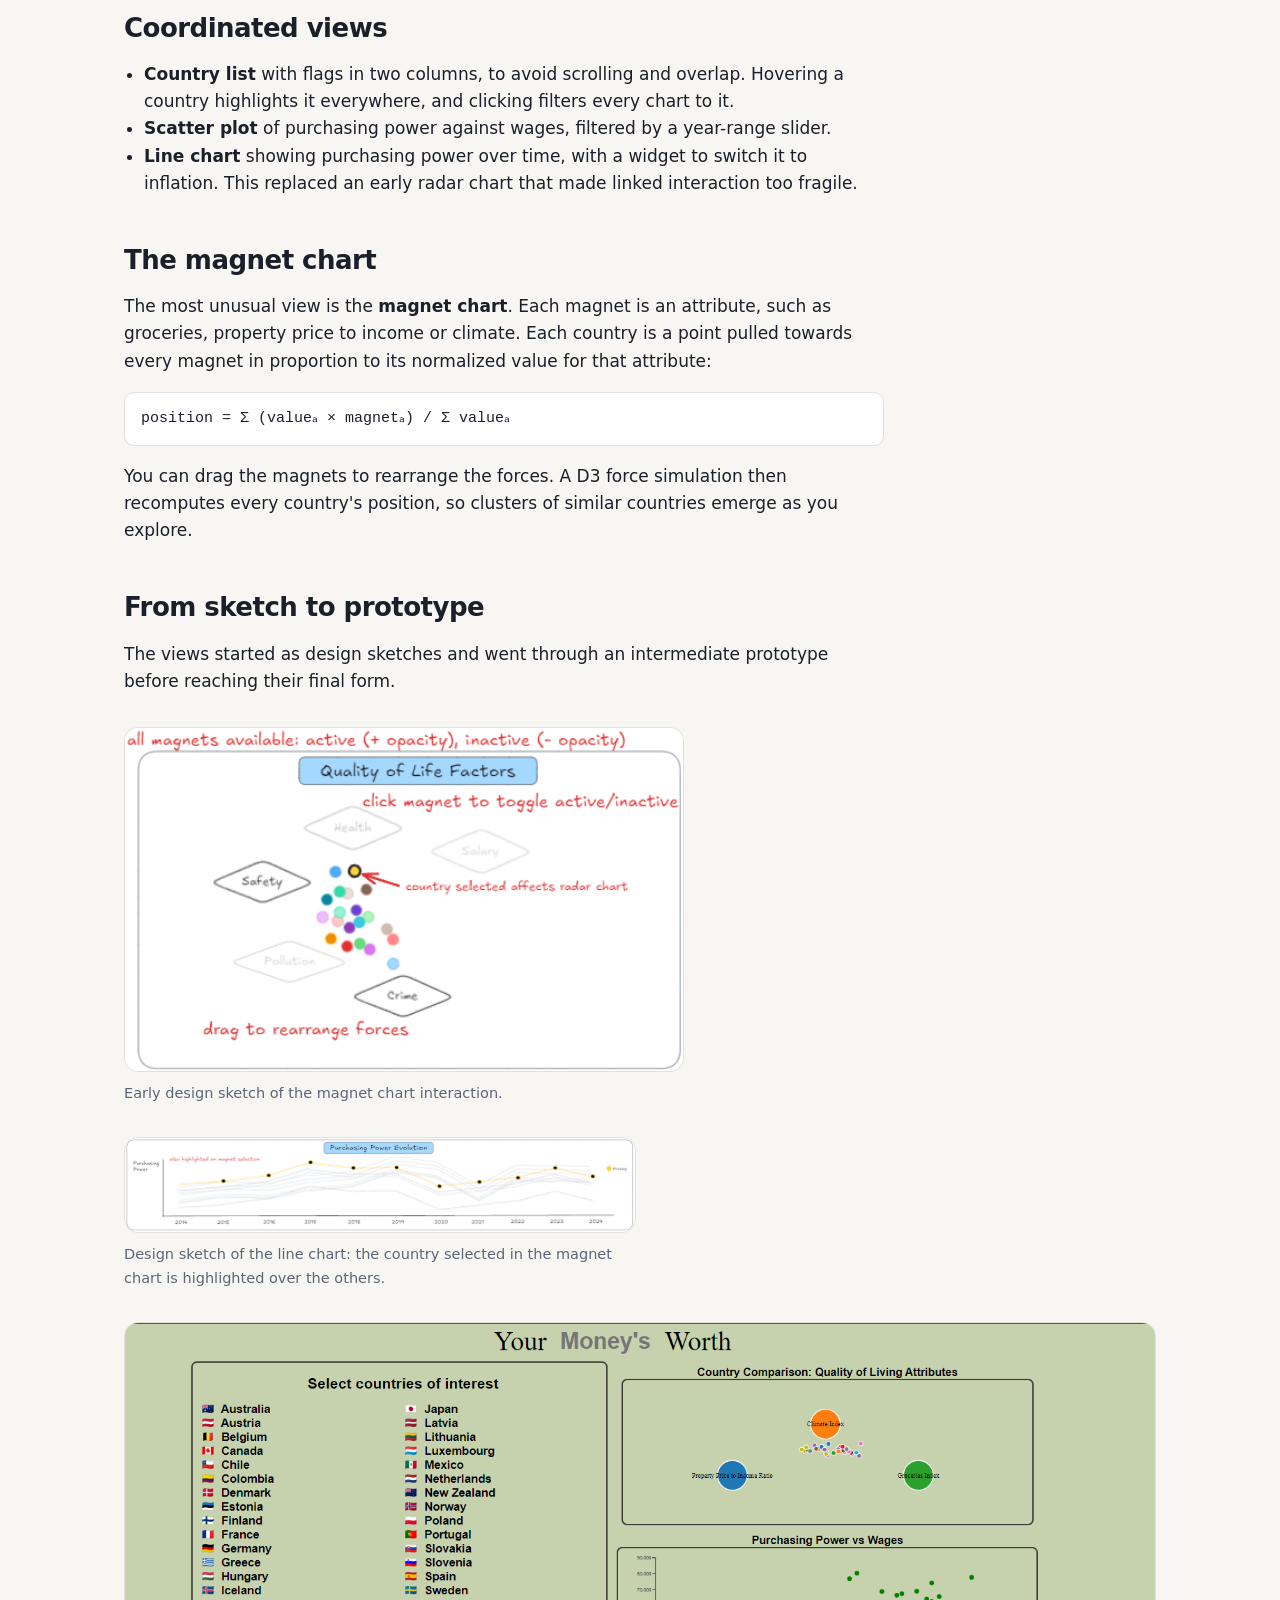
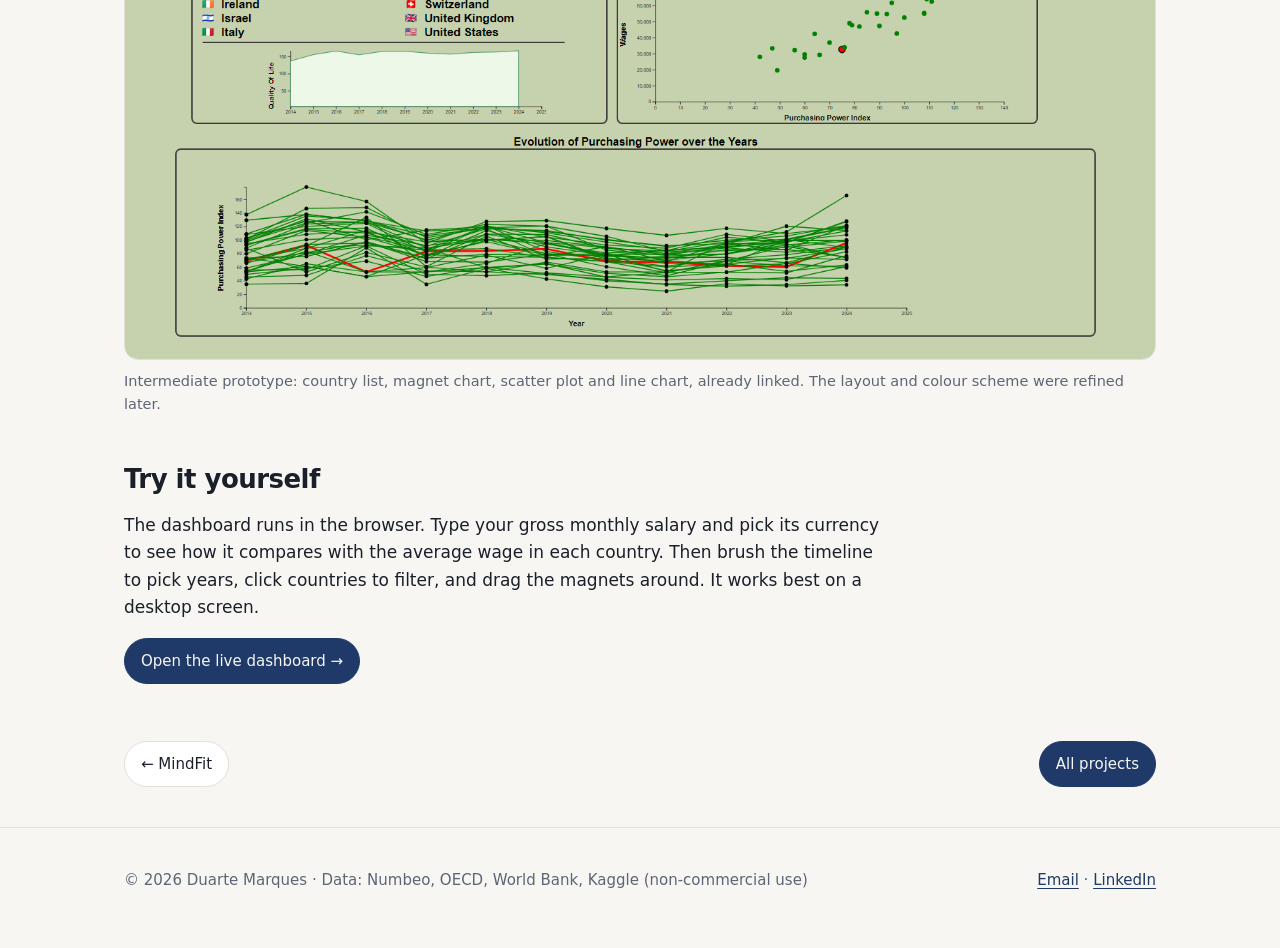
<file: projects/your-moneys-worth.html>
<!doctype html>
<html lang="en">
<head>
<meta charset="utf-8">
<meta name="viewport" content="width=device-width, initial-scale=1">
<title>Your Money's Worth — Duarte Marques</title>
<meta name="description" content="An interactive D3.js dashboard comparing cost of living and purchasing power across OECD countries.">
<link rel="stylesheet" href="../assets/style.css">
</head>
<body>
<nav class="nav" aria-label="Main"><div class="wrap"><a class="brand" href="../index.html">Duarte Marques</a><ul><li><a href="../index.html#work">Work</a></li><li><a href="../index.html#music">Music</a></li><li><a href="../index.html#contact">Contact</a></li></ul></div></nav>

<main class="wrap">
  <header class="case-hero">
    <a class="back" href="../index.html#work">← All projects</a>
    <p class="eyebrow" style="margin-top:20px">Information Visualization · D3.js</p>
    <h1>Your Money's Worth</h1>
    <p class="lead">Where does a salary go furthest? This interactive dashboard compares purchasing power, cost of living, inflation and quality of life across OECD countries from 2014 to 2024.</p>
    <div class="facts">
      <div><span>Role</span><strong>Developer &amp; designer</strong></div>
      <div><span>Team</span><strong>3 students</strong></div>
      <div><span>When</span><strong>2024</strong></div>
      <div><span>Stack</span><strong>JavaScript, D3.js v7</strong></div>
    </div>
    <div class="links" style="margin-top:20px">
      <a class="btn primary" href="../demos/your-moneys-worth/index.html">Try the live dashboard →</a>
    </div>
  </header>

  <figure class="stack">
    <img src="../assets/img/infovis-final-top.png" width="1909" height="782" alt="Top of the final dashboard: salary and currency input, the country list with flags, and the magnet chart with the Property Price to Income, Groceries and Crime magnets active">
    <img src="../assets/img/infovis-final-bottom.png" width="1908" height="470" alt="Bottom of the final dashboard: the year timeline, the purchasing power versus wages scatter plot, and the line chart of purchasing power from 2014 to 2024">
    <figcaption>The final dashboard, as it runs in the live demo. Top: salary input, country list and magnet chart. Bottom: year timeline, scatter plot and line chart.</figcaption>
  </figure>

  <div class="prose">
    <h2>Data</h2>
    <p>We merged Numbeo indices (quality of life, cost of living, crime, property prices), OECD wages and a global inflation dataset. Then we derived metrics such as the salary-to-cost ratio, inflation-adjusted cost of living and the change in purchasing power. Countries without OECD wage data were dropped.</p>

    <h2>Coordinated views</h2>
    <ul>
      <li><strong>Country list</strong> with flags in two columns, to avoid scrolling and overlap. Hovering a country highlights it everywhere, and clicking filters every chart to it.</li>
      <li><strong>Scatter plot</strong> of purchasing power against wages, filtered by a year-range slider.</li>
      <li><strong>Line chart</strong> showing purchasing power over time, with a widget to switch it to inflation. This replaced an early radar chart that made linked interaction too fragile.</li>
    </ul>

    <h2>The magnet chart</h2>
    <p>The most unusual view is the <strong>magnet chart</strong>. Each magnet is an attribute, such as groceries, property price to income or climate. Each country is a point pulled towards every magnet in proportion to its normalized value for that attribute:</p>
    <p style="font-family:ui-monospace,Menlo,monospace;font-size:15px;background:var(--surface);border:1px solid var(--line);border-radius:10px;padding:14px 16px">position = Σ (valueₐ × magnetₐ) / Σ valueₐ</p>
    <p>You can drag the magnets to rearrange the forces. A D3 force simulation then recomputes every country's position, so clusters of similar countries emerge as you explore.</p>

    <h2>From sketch to prototype</h2>
    <p>The views started as design sketches and went through an intermediate prototype before reaching their final form.</p>
  </div>

  <figure class="sketch">
    <img src="../assets/img/infovis-magnetChart.png" alt="Design sketch of the magnet chart with draggable attribute magnets" loading="lazy">
    <figcaption>Early design sketch of the magnet chart interaction.</figcaption>
  </figure>
  <figure class="native">
    <img src="../assets/img/infovis-lineChart.png" width="512" height="95" alt="Design sketch of the line chart showing purchasing power evolution from 2014 to 2024, with the selected country highlighted" loading="lazy">
    <figcaption>Design sketch of the line chart: the country selected in the magnet chart is highlighted over the others.</figcaption>
  </figure>
  <figure>
    <img src="../assets/img/infovis-dashboard.png" alt="Intermediate dashboard with a country list, magnet chart, scatter plot of purchasing power versus wages, and a line chart over time" loading="lazy">
    <figcaption>Intermediate prototype: country list, magnet chart, scatter plot and line chart, already linked. The layout and colour scheme were refined later.</figcaption>
  </figure>

  <div class="prose">
    <h2>Try it yourself</h2>
    <p>The dashboard runs in the browser. Type your gross monthly salary and pick its currency to see how it compares with the average wage in each country. Then brush the timeline to pick years, click countries to filter, and drag the magnets around. It works best on a desktop screen.</p>
    <p><a class="btn primary" href="../demos/your-moneys-worth/index.html">Open the live dashboard →</a></p>
  </div>

  <div class="next">
    <a class="btn" href="mindfit.html">← MindFit</a>
    <a class="btn primary" href="../index.html#work">All projects</a>
  </div>
</main>

<footer><div class="wrap"><span>© 2026 Duarte Marques · Data: Numbeo, OECD, World Bank, Kaggle (non-commercial use)</span><span><a href="mailto:duartemarques.25@icloud.com">Email</a> · <a href="https://www.linkedin.com/in/duarte-marques-43b9701b9/">LinkedIn</a></span></div></footer>
</body>
</html>
</file>
<file: assets/style.css>
:root {
  --bg: #f7f6f2;
  --surface: #ffffff;
  --ink: #1b1f2a;
  --muted: #5d6576;
  --line: #e2e0d8;
  --accent: #1f3a68;
  --accent-soft: #e6ecf6;
  --warm: #c8553d;
  --radius: 14px;
  --max: 1080px;
}
@media (prefers-color-scheme: dark) {
  :root {
    --bg: #12141a;
    --surface: #1a1d25;
    --ink: #eceef3;
    --muted: #9aa2b2;
    --line: #2a2e39;
    --accent: #8fb0ea;
    --accent-soft: #1f2a40;
    --warm: #e9805f;
  }
}

* { box-sizing: border-box; }
html { scroll-behavior: smooth; }
body {
  margin: 0;
  overflow-x: hidden;
  background: var(--bg);
  color: var(--ink);
  font-family: "Inter", system-ui, -apple-system, "Segoe UI", Roboto, sans-serif;
  font-size: 17px;
  line-height: 1.6;
  -webkit-font-smoothing: antialiased;
}
img, video { max-width: 100%; display: block; }
a { color: var(--accent); text-decoration-thickness: 1px; text-underline-offset: 3px; }
a:hover { text-decoration-thickness: 2px; }
:focus-visible { outline: 2px solid var(--accent); outline-offset: 3px; border-radius: 4px; }

.wrap { max-width: var(--max); margin: 0 auto; padding: 0 24px; }

/* Nav */
.nav { position: sticky; top: 0; z-index: 10; background: color-mix(in srgb, var(--bg) 88%, transparent); backdrop-filter: blur(10px); border-bottom: 1px solid var(--line); }
.nav .wrap { display: flex; align-items: center; justify-content: space-between; height: 60px; }
.nav .brand { font-weight: 700; color: var(--ink); text-decoration: none; letter-spacing: -.01em; }
.nav ul { list-style: none; display: flex; gap: 22px; margin: 0; padding: 0; }
.nav ul a { color: var(--muted); text-decoration: none; font-size: 15px; }
.nav ul a:hover { color: var(--ink); }

/* Hero */
.hero { padding: 80px 0 56px; }
.hero .wrap { display: grid; grid-template-columns: 1fr auto; gap: 48px; align-items: center; }
.hero h1 { font-size: clamp(40px, 6vw, 64px); line-height: 1.05; margin: 0 0 18px; letter-spacing: -.03em; }
.hero h1 span { color: var(--accent); }
.hero p.lead { font-size: 20px; color: var(--muted); max-width: 640px; margin: 0 0 28px; }
.hero .photo { width: 220px; height: 220px; border-radius: 50%; object-fit: cover; object-position: 50% 42%; border: 4px solid var(--surface); box-shadow: 0 10px 30px rgba(0,0,0,.12); }
.links { display: flex; flex-wrap: wrap; gap: 10px; }
.btn { display: inline-flex; align-items: center; gap: 8px; padding: 10px 16px; border-radius: 999px; border: 1px solid var(--line); background: var(--surface); color: var(--ink); text-decoration: none; font-size: 15px; font-weight: 500; }
.btn:hover { border-color: var(--accent); }
.btn.primary { background: var(--accent); border-color: var(--accent); color: var(--bg); }
.btn svg { width: 16px; height: 16px; }

/* Sections */
section { padding: 56px 0; }
.eyebrow { font-size: 13px; font-weight: 700; text-transform: uppercase; letter-spacing: .12em; color: var(--warm); margin: 0 0 8px; }
h2 { font-size: 32px; letter-spacing: -.02em; margin: 0 0 28px; line-height: 1.2; }
h3 { font-size: 21px; margin: 0 0 6px; letter-spacing: -.01em; }

/* Project cards */
.grid { display: grid; grid-template-columns: repeat(2, minmax(0, 1fr)); gap: 24px; }
.card { min-width: 0; background: var(--surface); border: 1px solid var(--line); border-radius: var(--radius); overflow: hidden; display: flex; flex-direction: column; text-decoration: none; color: inherit; transition: transform .15s ease, box-shadow .15s ease; }
.card:hover { transform: translateY(-3px); box-shadow: 0 12px 30px rgba(0,0,0,.08); }
.card .thumb { aspect-ratio: 16 / 9; background: var(--accent-soft); overflow: hidden; }
.card .thumb img { width: 100%; height: 100%; object-fit: cover; object-position: top center; }
.card .body { padding: 20px 22px 22px; display: flex; flex-direction: column; gap: 8px; flex: 1; }
.card .meta { font-size: 14px; color: var(--muted); }
.card p { margin: 0; color: var(--muted); font-size: 16px; }
.tags { display: flex; flex-wrap: wrap; gap: 6px; margin-top: auto; padding-top: 8px; }
.tag { font-size: 12.5px; padding: 3px 10px; border-radius: 999px; background: var(--accent-soft); color: var(--accent); font-weight: 500; }
.card .more { font-size: 15px; font-weight: 600; color: var(--accent); }

.small-list { display: grid; grid-template-columns: repeat(auto-fit, minmax(280px, 1fr)); gap: 16px; margin-top: 24px; }
.small-list .item { border: 1px solid var(--line); border-radius: var(--radius); padding: 18px 20px; background: var(--surface); }
.small-list .item p { margin: 4px 0 0; color: var(--muted); font-size: 15.5px; }

/* Music */
.music { display: grid; grid-template-columns: 1fr 1.2fr; gap: 32px; align-items: start; }
.music iframe { width: 100%; border: 0; border-radius: var(--radius); }

/* About */
.about { display: grid; grid-template-columns: 1.2fr 1fr; gap: 40px; }
.timeline { list-style: none; margin: 0; padding: 0; }
.timeline li { padding: 12px 0; border-bottom: 1px solid var(--line); }
.timeline li:last-child { border-bottom: 0; }
.timeline .when { font-size: 14px; color: var(--muted); }
.skills { display: flex; flex-wrap: wrap; gap: 8px; }

footer { padding: 40px 0 56px; border-top: 1px solid var(--line); color: var(--muted); font-size: 15px; }
footer .wrap { display: flex; justify-content: space-between; flex-wrap: wrap; gap: 12px; }

/* Case study pages */
.case-hero { padding: 56px 0 24px; }
.case-hero .back { font-size: 15px; text-decoration: none; }
.case-hero h1 { font-size: clamp(34px, 5vw, 50px); line-height: 1.1; letter-spacing: -.03em; margin: 18px 0 14px; }
.case-hero .lead { font-size: 20px; color: var(--muted); max-width: 760px; margin: 0; }
.facts { display: grid; grid-template-columns: repeat(4, 1fr); gap: 16px; margin: 32px 0 8px; padding: 20px 0; border-top: 1px solid var(--line); border-bottom: 1px solid var(--line); }
.facts div span { display: block; font-size: 13px; text-transform: uppercase; letter-spacing: .08em; color: var(--muted); }
.facts div strong { font-weight: 600; font-size: 16px; }
.prose { max-width: 760px; }
.prose h2 { font-size: 26px; margin: 48px 0 12px; }
.prose p, .prose li { color: var(--ink); }
.prose ul { padding-left: 20px; }
figure { margin: 32px 0; }
figure img, figure video { border-radius: var(--radius); border: 1px solid var(--line); background: var(--surface); width: 100%; }
figcaption { font-size: 14.5px; color: var(--muted); margin-top: 10px; }
.figs { display: grid; grid-template-columns: 1fr 1fr; gap: 20px; }
.figs.same-height { grid-template-columns: 1.046fr 1.136fr; }
figure.narrow { max-width: 380px; margin-left: auto; margin-right: auto; }
figure.narrow figcaption { text-align: center; }
figure.sketch { max-width: 560px; }
figure.native { max-width: 512px; }
figure.stack img + img { margin-top: 12px; }
figure img[height] { height: auto; }
.stats { display: grid; grid-template-columns: repeat(3, 1fr); gap: 16px; margin: 24px 0; }
.stat { background: var(--surface); border: 1px solid var(--line); border-radius: var(--radius); padding: 18px; }
.stat b { display: block; font-size: 30px; color: var(--accent); letter-spacing: -.02em; line-height: 1.1; }
.stat span { font-size: 14.5px; color: var(--muted); }
.next { display: flex; justify-content: space-between; gap: 16px; padding: 40px 0; flex-wrap: wrap; }

@media (max-width: 760px) {
  body { font-size: 16px; }
  .wrap { padding: 0 16px; }
  .nav ul { gap: 14px; }
  .nav ul li.hide-sm { display: none; }
  .hero { padding: 48px 0 32px; }
  .hero .wrap { grid-template-columns: 1fr; gap: 24px; }
  .hero .photo { width: 132px; height: 132px; order: -1; }
  .grid, .small-list, .music, .about, .figs, .figs.same-height { grid-template-columns: minmax(0, 1fr); }
  .facts { grid-template-columns: 1fr 1fr; }
  .stats { grid-template-columns: 1fr; }
  section { padding: 40px 0; }
}
</file>
